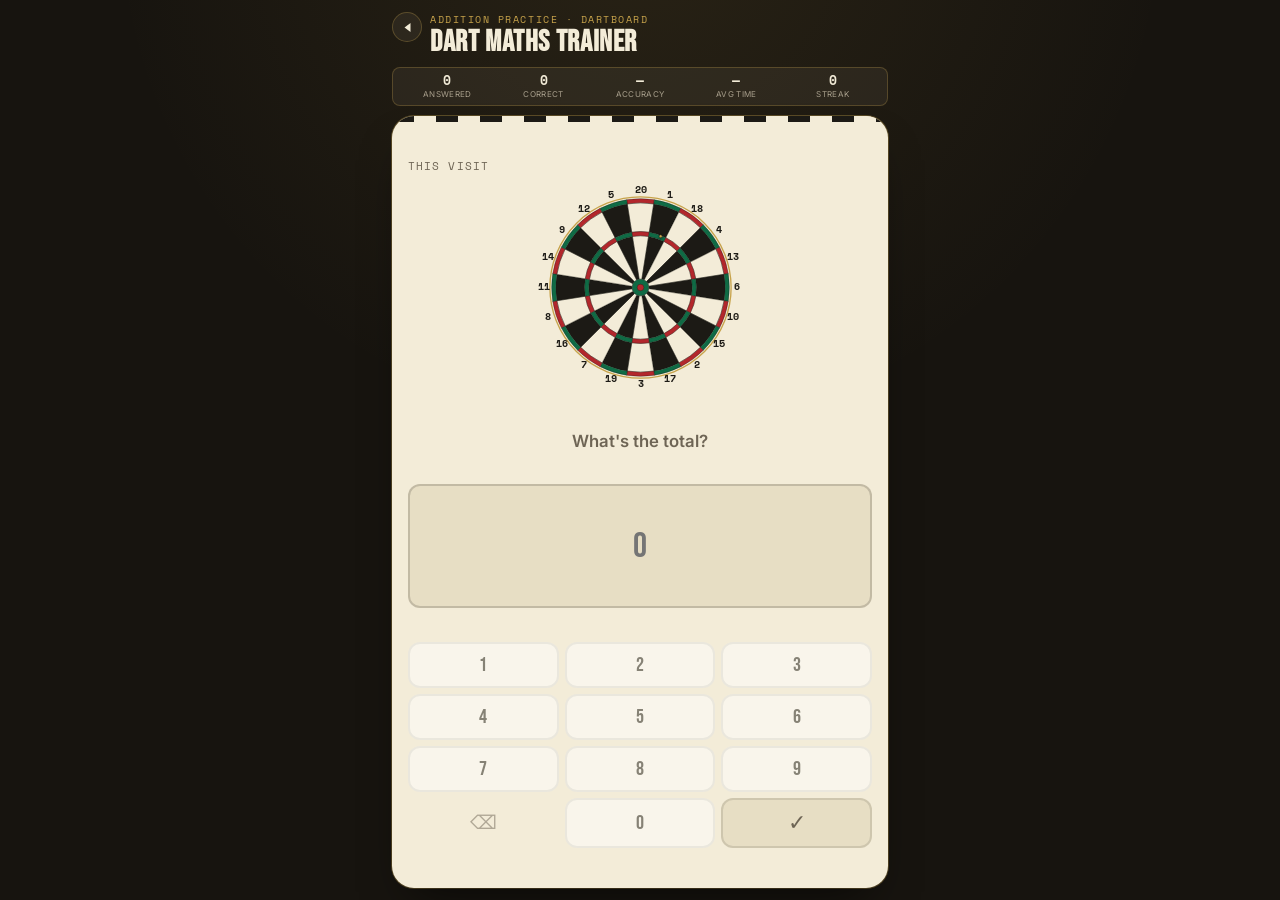
<file: 3-dart-practice-board.html>
<!DOCTYPE html>
<html lang="en">
<head>
  <meta charset="UTF-8" />
  <meta name="viewport" content="width=device-width, initial-scale=1.0, maximum-scale=1, viewport-fit=cover" />
  <title>3-Dart Practice (Dartboard) — Dart Maths Trainer</title>
  <link rel="stylesheet" href="css/styles.css" />

  <link rel="manifest" href="manifest.json" />
  <meta name="theme-color" content="#17140F" />
  <link rel="icon" href="favicon.ico" sizes="any" />
  <link rel="icon" href="icons/icon-192.png" type="image/png" />
  <link rel="apple-touch-icon" href="icons/icon-180.png" />
  <meta name="apple-mobile-web-app-capable" content="yes" />
  <meta name="apple-mobile-web-app-status-bar-style" content="black-translucent" />
  <meta name="apple-mobile-web-app-title" content="Dart Maths" />

  <!-- Google Fonts loaded non-render-blockingly: preload the
       stylesheet in the background, then swap it in via onload.
       The page renders immediately on the CSS system-font
       fallbacks (see --font-display/--font-body/--font-mono in
       styles.css) and the real fonts apply the moment they
       arrive, instead of every navigation waiting on an external
       network round-trip before showing anything. The <noscript>
       fallback covers the rare case of JS being disabled. -->
  <link rel="preconnect" href="https://fonts.googleapis.com" />
  <link rel="preconnect" href="https://fonts.gstatic.com" crossorigin />
  <link
    rel="preload"
    as="style"
    href="https://fonts.googleapis.com/css2?family=Bebas+Neue&family=Inter:wght@400;500;600;700&family=Space+Mono:wght@400;700&display=swap"
    onload="this.onload=null;this.rel='stylesheet'"
  />
  <noscript>
    <link rel="stylesheet" href="https://fonts.googleapis.com/css2?family=Bebas+Neue&family=Inter:wght@400;500;600;700&family=Space+Mono:wght@400;700&display=swap" />
  </noscript>
</head>
<body>

  <div class="app">

    <header class="app-header">
      <a href="index.html" class="home-link" aria-label="Back to home"><span class="home-link__icon" data-icon="arrowTriangle"></span></a>

      <div class="app-header__title-block">
        <span class="app-header__eyebrow">Addition Practice · Dartboard</span>
        <h1 class="app-header__title">Dart Maths Trainer</h1>
      </div>
    </header>

    <!-- Session stats: one flattened full-width row instead of a
         boxed corner next to the title - trims vertical space, and
         drops the per-session reset control (lifetime stats, which
         matter longer-term, have their own reset on that page). -->
    <aside class="stats-bar" id="stats-panel" aria-label="Session statistics">
      <div class="stat">
        <span class="stat__value" id="stat-answered">0</span>
        <span class="stat__label">Answered</span>
      </div>
      <div class="stat">
        <span class="stat__value" id="stat-correct">0</span>
        <span class="stat__label">Correct</span>
      </div>
      <div class="stat">
        <span class="stat__value" id="stat-accuracy">—</span>
        <span class="stat__label">Accuracy</span>
      </div>
      <div class="stat">
        <span class="stat__value" id="stat-avg-time">—</span>
        <span class="stat__label">Avg time</span>
      </div>
      <div class="stat">
        <span class="stat__value" id="stat-streak">0</span>
        <span class="stat__label">Streak</span>
      </div>
    </aside>

    <!-- Main trainer card: everything needed for one question lives here -->
    <main class="trainer-card trainer-card--fill" id="trainer-card">

      <div class="throws">
        <span class="scoreboard__label">This visit</span>
        <div class="dartboard-wrap">
          <div id="dartboard-container"></div>
        </div>
      </div>

      <p class="prompt">What's the total?</p>

      <form id="answer-form" class="answer-form" autocomplete="off">
        <input
          type="text"
          inputmode="none"
          readonly
          id="answer-input"
          class="answer-form__input"
          placeholder="0"
          aria-label="Total of the three throws"
        />

        <!-- Shown in place of the input above once an answer is
             checked, instead of a separate block further down the
             page - see the .answer-result rule in styles.css for
             why. -->
        <div class="answer-result" id="answer-result" hidden>
          <p class="answer-result__headline" id="feedback-result"></p>
          <p class="answer-result__user-answer" id="feedback-user-answer" hidden></p>
          <div class="answer-result__darts" id="feedback-darts"></div>
          <p class="answer-result__time" id="feedback-time"></p>
        </div>
      </form>

      <!--
        Custom on-screen numpad: on mobile, the input above is
        readonly (see js/practiceBoardUi.js) specifically so tapping it
        never triggers the native OS keyboard, which would otherwise
        eat half the screen. This numpad is the actual input method
        on touch devices; a physical keyboard still works too via a
        keydown listener on the (readonly) input itself.

        Check/Next lives in the numpad grid itself (bottom-right,
        after 0) rather than next to the answer box - freeing the
        answer box to run the full width of the card, which it
        needs for longer working-out lines (e.g. three trebles) to
        fit on one line. It's still type="submit" and linked back
        to the form above via the form="answer-form" attribute, so
        Enter/clicking it behaves exactly as if it were inside the
        <form>. Clear has been dropped to make room - backspace
        (bottom-left) already covers correcting a mistake.
      -->
      <div class="numpad" id="numpad">
        <button type="button" class="numpad__key" data-key="1">1</button>
        <button type="button" class="numpad__key" data-key="2">2</button>
        <button type="button" class="numpad__key" data-key="3">3</button>
        <button type="button" class="numpad__key" data-key="4">4</button>
        <button type="button" class="numpad__key" data-key="5">5</button>
        <button type="button" class="numpad__key" data-key="6">6</button>
        <button type="button" class="numpad__key" data-key="7">7</button>
        <button type="button" class="numpad__key" data-key="8">8</button>
        <button type="button" class="numpad__key" data-key="9">9</button>
        <button type="button" class="numpad__key numpad__key--muted" data-key="backspace" aria-label="Backspace">⌫</button>
        <button type="button" class="numpad__key" data-key="0">0</button>
        <button type="submit" form="answer-form" class="numpad__key numpad__key--action" id="check-btn" aria-label="Check answer">✓</button>
      </div>

    </main>

  </div>

  <!--
    Loaded as plain scripts (not type="module") so the app works
    when opened directly from disk or from any static server, with
    no build step needed. Order matters: each file attaches to
    window.DartsTrainer, and later files depend on earlier ones
    being loaded first.

    Shares random.js / timer.js / aimData.js / aimModel.js /
    revealSequence.js / gameEngine.js / stats.js / dartboard.js with
    the flip-square practice page unchanged - only practiceBoardUi.js
    and practiceBoardMain.js are specific to this page (dartboard
    display instead of flip squares).
  -->
  <script src="js/gameCore.bundle.js" defer></script>
  <script src="js/lifetimeStats.js" defer></script>
  <script src="js/dartboard.js" defer></script>
  <script src="js/scoreResultUi.js" defer></script>
  <script src="js/practiceBoardUi.js" defer></script>
  <script src="js/practiceBoardMain.js" defer></script>
  <script src="js/pickerIcons.bundle.js" defer></script>
  <script src="js/pwaRegister.js" defer></script>
</body>
</html>
</file>
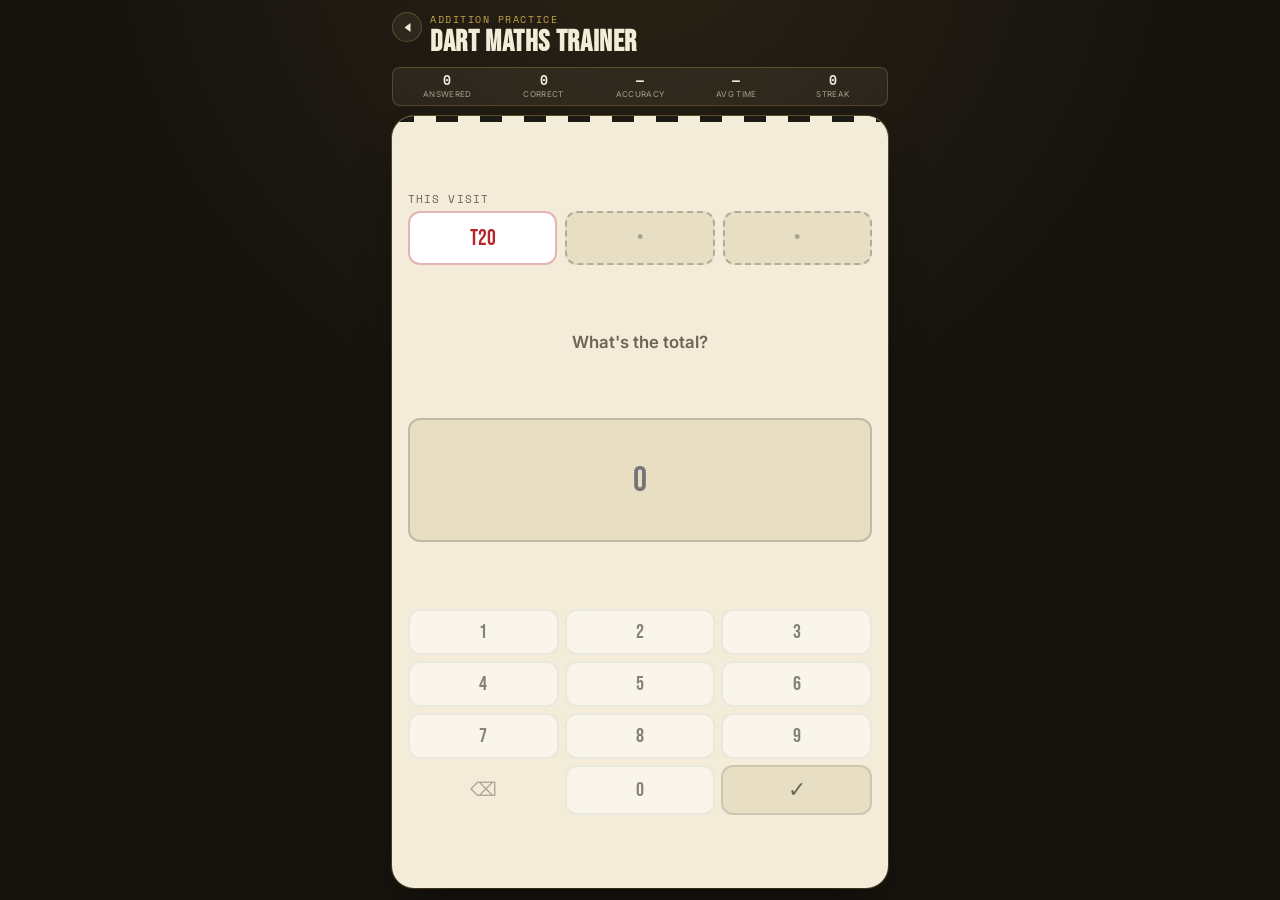
<file: 3-dart-practice.html>
<!DOCTYPE html>
<html lang="en">
<head>
  <meta charset="UTF-8" />
  <meta name="viewport" content="width=device-width, initial-scale=1.0, maximum-scale=1, viewport-fit=cover" />
  <title>3-Dart Practice — Dart Maths Trainer</title>
  <link rel="stylesheet" href="css/styles.css" />

  <link rel="manifest" href="manifest.json" />
  <meta name="theme-color" content="#17140F" />
  <link rel="icon" href="favicon.ico" sizes="any" />
  <link rel="icon" href="icons/icon-192.png" type="image/png" />
  <link rel="apple-touch-icon" href="icons/icon-180.png" />
  <meta name="apple-mobile-web-app-capable" content="yes" />
  <meta name="apple-mobile-web-app-status-bar-style" content="black-translucent" />
  <meta name="apple-mobile-web-app-title" content="Dart Maths" />

  <!-- Google Fonts loaded non-render-blockingly: preload the
       stylesheet in the background, then swap it in via onload.
       The page renders immediately on the CSS system-font
       fallbacks (see --font-display/--font-body/--font-mono in
       styles.css) and the real fonts apply the moment they
       arrive, instead of every navigation waiting on an external
       network round-trip before showing anything. The <noscript>
       fallback covers the rare case of JS being disabled. -->
  <link rel="preconnect" href="https://fonts.googleapis.com" />
  <link rel="preconnect" href="https://fonts.gstatic.com" crossorigin />
  <link
    rel="preload"
    as="style"
    href="https://fonts.googleapis.com/css2?family=Bebas+Neue&family=Inter:wght@400;500;600;700&family=Space+Mono:wght@400;700&display=swap"
    onload="this.onload=null;this.rel='stylesheet'"
  />
  <noscript>
    <link rel="stylesheet" href="https://fonts.googleapis.com/css2?family=Bebas+Neue&family=Inter:wght@400;500;600;700&family=Space+Mono:wght@400;700&display=swap" />
  </noscript>
</head>
<body>

  <div class="app">

    <header class="app-header">
      <a href="index.html" class="home-link" aria-label="Back to home"><span class="home-link__icon" data-icon="arrowTriangle"></span></a>

      <div class="app-header__title-block">
        <span class="app-header__eyebrow">Addition Practice</span>
        <h1 class="app-header__title">Dart Maths Trainer</h1>
      </div>
    </header>

    <!-- Session stats: one flattened full-width row instead of a
         boxed corner next to the title - trims vertical space, and
         drops the per-session reset control (lifetime stats, which
         matter longer-term, have their own reset on that page). -->
    <aside class="stats-bar" id="stats-panel" aria-label="Session statistics">
      <div class="stat">
        <span class="stat__value" id="stat-answered">0</span>
        <span class="stat__label">Answered</span>
      </div>
      <div class="stat">
        <span class="stat__value" id="stat-correct">0</span>
        <span class="stat__label">Correct</span>
      </div>
      <div class="stat">
        <span class="stat__value" id="stat-accuracy">—</span>
        <span class="stat__label">Accuracy</span>
      </div>
      <div class="stat">
        <span class="stat__value" id="stat-avg-time">—</span>
        <span class="stat__label">Avg time</span>
      </div>
      <div class="stat">
        <span class="stat__value" id="stat-streak">0</span>
        <span class="stat__label">Streak</span>
      </div>
    </aside>

    <!-- Main trainer card: everything needed for one question lives here -->
    <main class="trainer-card trainer-card--fill" id="trainer-card">

      <div class="throws">
        <span class="scoreboard__label">This visit</span>
        <div class="throw-squares" id="throw-squares">
          <div class="throw-square" id="throw-square-0">
            <div class="throw-square__inner">
              <div class="throw-square__face throw-square__face--front" aria-hidden="true">•</div>
              <div class="throw-square__face throw-square__face--back" id="throw-square-0-label"></div>
            </div>
          </div>
          <div class="throw-square" id="throw-square-1">
            <div class="throw-square__inner">
              <div class="throw-square__face throw-square__face--front" aria-hidden="true">•</div>
              <div class="throw-square__face throw-square__face--back" id="throw-square-1-label"></div>
            </div>
          </div>
          <div class="throw-square" id="throw-square-2">
            <div class="throw-square__inner">
              <div class="throw-square__face throw-square__face--front" aria-hidden="true">•</div>
              <div class="throw-square__face throw-square__face--back" id="throw-square-2-label"></div>
            </div>
          </div>
        </div>
      </div>

      <p class="prompt">What's the total?</p>

      <form id="answer-form" class="answer-form" autocomplete="off">
        <input
          type="text"
          inputmode="none"
          readonly
          id="answer-input"
          class="answer-form__input"
          placeholder="0"
          aria-label="Total of the three throws"
        />

        <!-- Shown in place of the input above once an answer is
             checked, instead of a separate block further down the
             page - see the .answer-result rule in styles.css for
             why. Built up via js/scoreResultUi.js + js/practiceUi.js:
             a headline, the visit's darts as chips, then the visit
             time (no score-progression line here - that's Track-
             mode only, see three-dart-game.html). -->
        <div class="answer-result" id="answer-result" hidden>
          <p class="answer-result__headline" id="feedback-result"></p>
          <p class="answer-result__user-answer" id="feedback-user-answer" hidden></p>
          <div class="answer-result__darts" id="feedback-darts"></div>
          <p class="answer-result__time" id="feedback-time"></p>
        </div>
      </form>

      <!--
        Custom on-screen numpad: on mobile, the input above is
        readonly (see js/practiceUi.js) specifically so tapping it
        never triggers the native OS keyboard, which would otherwise
        eat half the screen. This numpad is the actual input method
        on touch devices; a physical keyboard still works too via a
        keydown listener on the (readonly) input itself.

        Check/Next lives in the numpad grid itself (bottom-right,
        after 0) rather than next to the answer box - freeing the
        answer box to run the full width of the card, which it
        needs for longer working-out lines (e.g. three trebles) to
        fit on one line. It's still type="submit" and linked back
        to the form above via the form="answer-form" attribute, so
        Enter/clicking it behaves exactly as if it were inside the
        <form>. Clear has been dropped to make room - backspace
        (bottom-left) already covers correcting a mistake.
      -->
      <div class="numpad" id="numpad">
        <button type="button" class="numpad__key" data-key="1">1</button>
        <button type="button" class="numpad__key" data-key="2">2</button>
        <button type="button" class="numpad__key" data-key="3">3</button>
        <button type="button" class="numpad__key" data-key="4">4</button>
        <button type="button" class="numpad__key" data-key="5">5</button>
        <button type="button" class="numpad__key" data-key="6">6</button>
        <button type="button" class="numpad__key" data-key="7">7</button>
        <button type="button" class="numpad__key" data-key="8">8</button>
        <button type="button" class="numpad__key" data-key="9">9</button>
        <button type="button" class="numpad__key numpad__key--muted" data-key="backspace" aria-label="Backspace">⌫</button>
        <button type="button" class="numpad__key" data-key="0">0</button>
        <button type="submit" form="answer-form" class="numpad__key numpad__key--action" id="check-btn" aria-label="Check answer">✓</button>
      </div>

    </main>

  </div>

  <!--
    Loaded as plain scripts (not type="module") so the app works
    when opened directly from disk or from any static server, with
    no build step needed. Order matters: each file attaches to
    window.DartsTrainer, and later files depend on earlier ones
    being loaded first.

    Shares random.js / timer.js / aimData.js / aimModel.js /
    revealSequence.js / gameEngine.js / stats.js with the 3-dart
    game unchanged - only practiceUi.js and practiceMain.js are
    specific to this page's simpler DOM (no starting score / no
    subtraction step).

    js/gameCore.bundle.js replaces 7 separate requests (random.js,
    timer.js, aimData.js, aimModel.js, revealSequence.js,
    gameEngine.js, stats.js) with one - see that file's header for
    why. js/pickerIcons.bundle.js does the same for pickerIcons.js +
    pickerIconsInit.js.
  -->
  <script src="js/gameCore.bundle.js" defer></script>
  <script src="js/lifetimeStats.js" defer></script>
  <script src="js/scoreResultUi.js" defer></script>
  <script src="js/practiceUi.js" defer></script>
  <script src="js/practiceMain.js" defer></script>
  <script src="js/pickerIcons.bundle.js" defer></script>
  <script src="js/pwaRegister.js" defer></script>
</body>
</html>
</file>
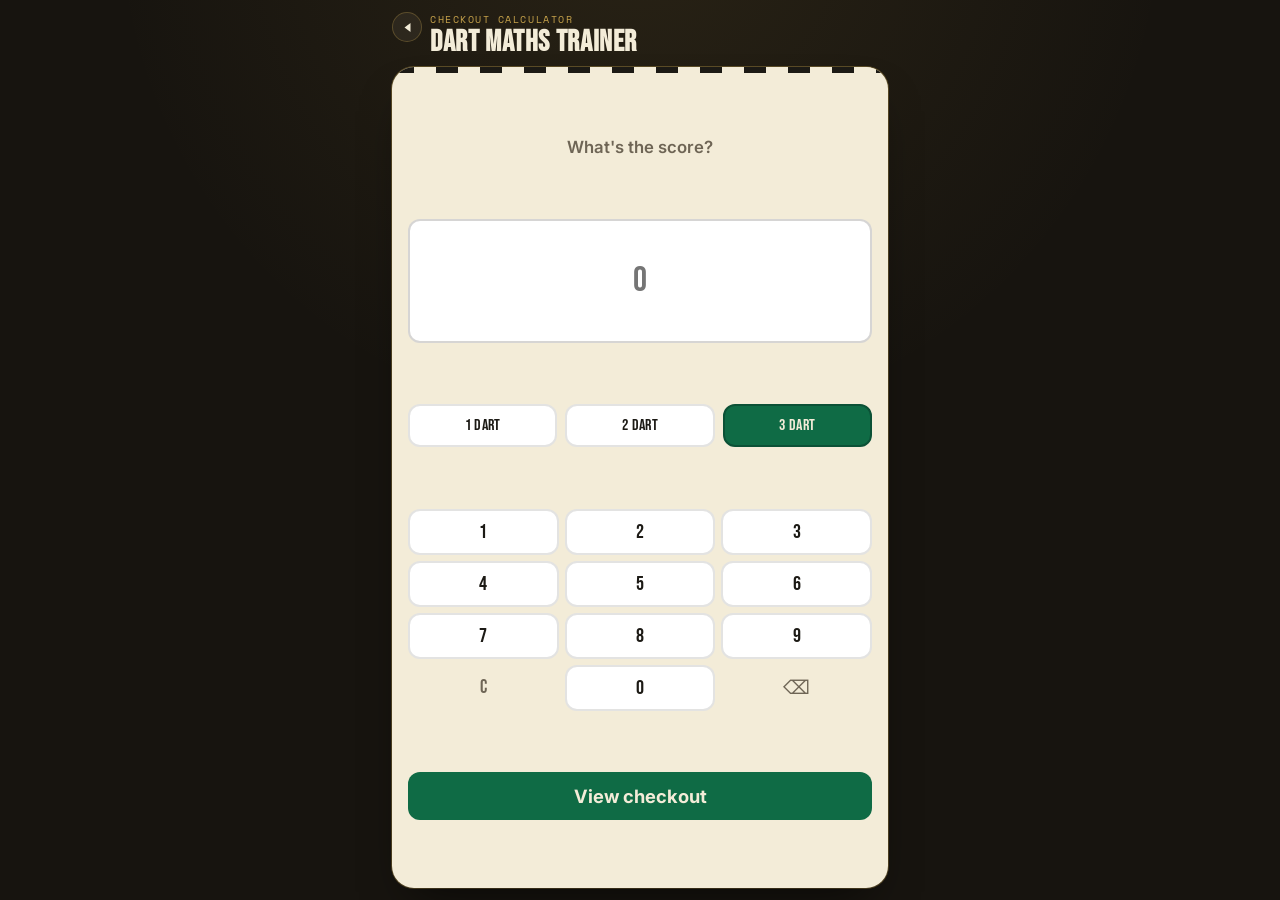
<file: checkout-calculator.html>
<!DOCTYPE html>
<html lang="en">
<head>
  <meta charset="UTF-8" />
  <meta name="viewport" content="width=device-width, initial-scale=1.0, maximum-scale=1, viewport-fit=cover" />
  <title>Checkout Calculator — Dart Maths Trainer</title>
  <link rel="stylesheet" href="css/styles.css" />

  <link rel="manifest" href="manifest.json" />
  <meta name="theme-color" content="#17140F" />
  <link rel="icon" href="favicon.ico" sizes="any" />
  <link rel="icon" href="icons/icon-192.png" type="image/png" />
  <link rel="apple-touch-icon" href="icons/icon-180.png" />
  <meta name="apple-mobile-web-app-capable" content="yes" />
  <meta name="apple-mobile-web-app-status-bar-style" content="black-translucent" />
  <meta name="apple-mobile-web-app-title" content="Dart Maths" />

  <!-- Google Fonts loaded non-render-blockingly: preload the
       stylesheet in the background, then swap it in via onload.
       The page renders immediately on the CSS system-font
       fallbacks (see --font-display/--font-body/--font-mono in
       styles.css) and the real fonts apply the moment they
       arrive, instead of every navigation waiting on an external
       network round-trip before showing anything. The <noscript>
       fallback covers the rare case of JS being disabled. -->
  <link rel="preconnect" href="https://fonts.googleapis.com" />
  <link rel="preconnect" href="https://fonts.gstatic.com" crossorigin />
  <link
    rel="preload"
    as="style"
    href="https://fonts.googleapis.com/css2?family=Bebas+Neue&family=Inter:wght@400;500;600;700&family=Space+Mono:wght@400;700&display=swap"
    onload="this.onload=null;this.rel='stylesheet'"
  />
  <noscript>
    <link rel="stylesheet" href="https://fonts.googleapis.com/css2?family=Bebas+Neue&family=Inter:wght@400;500;600;700&family=Space+Mono:wght@400;700&display=swap" />
  </noscript>
</head>
<body>

  <div class="app">

    <header class="app-header">
      <a href="index.html" class="home-link" aria-label="Back to home"><span class="home-link__icon" data-icon="arrowTriangle"></span></a>

      <div class="app-header__title-block">
        <span class="app-header__eyebrow">Checkout Calculator</span>
        <h1 class="app-header__title">Dart Maths Trainer</h1>
      </div>
    </header>

    <!-- Main card: same shape as the counting-game pages, but the
         "question" here is typed in by the user rather than
         generated - a quick lookup tool for a live game, not a
         maths quiz. -->
    <main class="trainer-card trainer-card--fill" id="checkout-card">

      <p class="prompt">What's the score?</p>

      <form id="checkout-form" class="answer-form" autocomplete="off">
        <input
          type="text"
          inputmode="none"
          readonly
          id="score-input"
          class="answer-form__input"
          placeholder="0"
          aria-label="Score to check out"
        />
      </form>

      <!-- Dart-count selector: exactly one of these three is
           active at a time, same "pick one" interaction pattern as
           the dartboard/practice toggles on the home page. Defaults
           to 3 darts since that's the most common real-game
           question ("can I finish this leg?"). -->
      <div class="dart-selector" id="dart-selector" role="group" aria-label="Number of darts">
        <button type="button" class="dart-selector__option" data-darts="1">1 dart</button>
        <button type="button" class="dart-selector__option" data-darts="2">2 dart</button>
        <button type="button" class="dart-selector__option dart-selector__option--active" data-darts="3">3 dart</button>
      </div>

      <!--
        Custom on-screen numpad - same readonly-input pattern as
        the counting games (see js/lifetimeStatsUi.js's neighbours
        practiceUi.js etc.) so the native keyboard never covers the
        UI on mobile. "View checkout" replaces the numeric "Check"
        submit button from the counting games, since this page has
        no right/wrong answer to grade.
      -->
      <div class="numpad" id="numpad">
        <button type="button" class="numpad__key" data-key="1">1</button>
        <button type="button" class="numpad__key" data-key="2">2</button>
        <button type="button" class="numpad__key" data-key="3">3</button>
        <button type="button" class="numpad__key" data-key="4">4</button>
        <button type="button" class="numpad__key" data-key="5">5</button>
        <button type="button" class="numpad__key" data-key="6">6</button>
        <button type="button" class="numpad__key" data-key="7">7</button>
        <button type="button" class="numpad__key" data-key="8">8</button>
        <button type="button" class="numpad__key" data-key="9">9</button>
        <button type="button" class="numpad__key numpad__key--muted" data-key="clear">C</button>
        <button type="button" class="numpad__key" data-key="0">0</button>
        <button type="button" class="numpad__key numpad__key--muted" data-key="backspace" aria-label="Backspace">⌫</button>
      </div>

      <button type="button" class="btn btn--primary btn--block" id="view-checkout-btn">View checkout</button>

      <!-- Results area: hidden until "View checkout" is tapped -->
      <div class="checkout-result" id="checkout-result" hidden>
        <p class="checkout-result__impossible" id="checkout-impossible" hidden>Cannot checkout</p>
        <div class="checkout-routes" id="checkout-routes"></div>
      </div>

    </main>

  </div>

  <script src="js/checkoutEngine.js" defer></script>
  <script src="js/lifetimeStats.js" defer></script>
  <script src="js/checkoutCalculatorMain.js" defer></script>
  <script src="js/pickerIcons.bundle.js" defer></script>
  <script src="js/pwaRegister.js" defer></script>
</body>
</html>
</file>
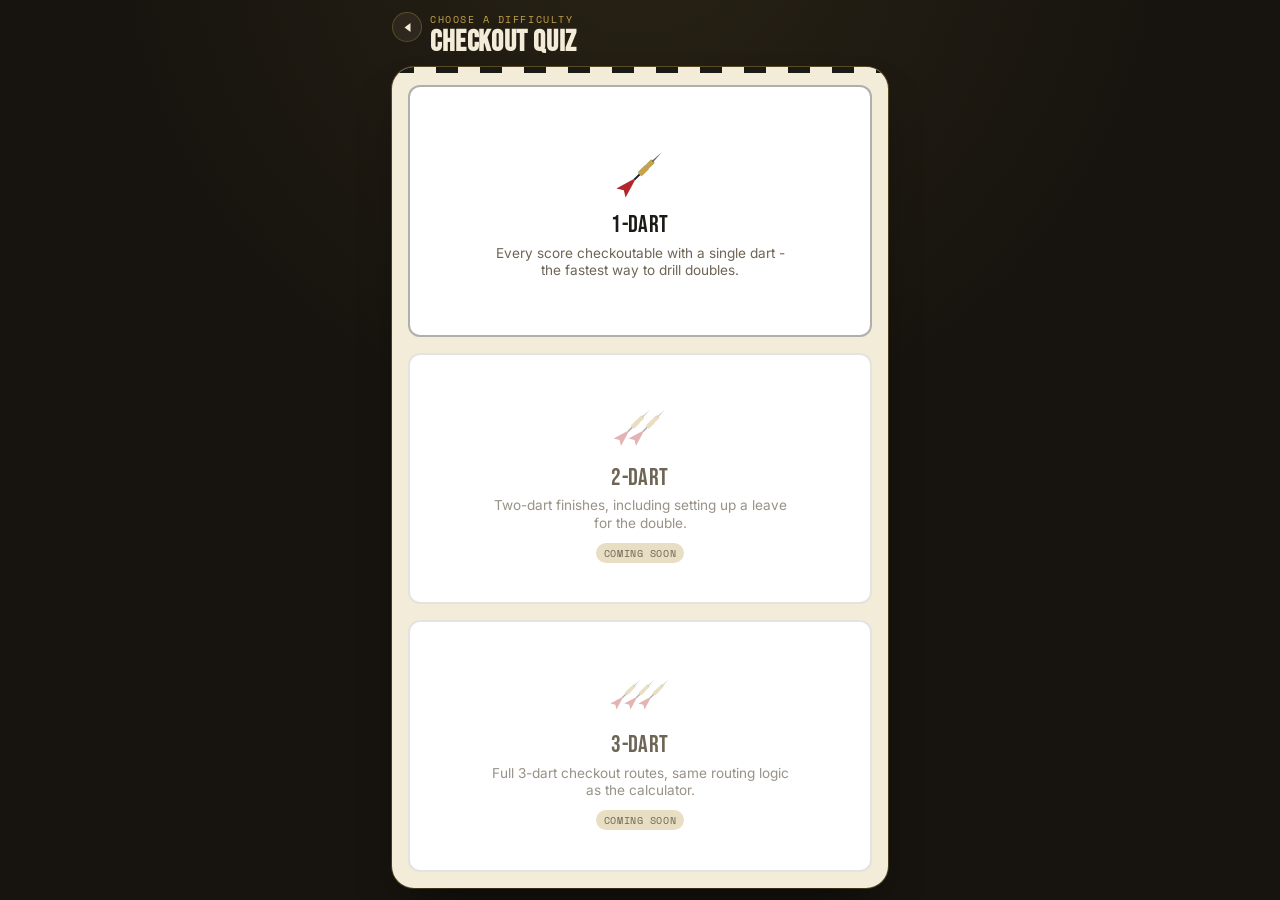
<file: checkout-quiz-picker.html>
<!DOCTYPE html>
<html lang="en">
<head>
  <meta charset="UTF-8" />
  <meta name="viewport" content="width=device-width, initial-scale=1.0, maximum-scale=1, viewport-fit=cover" />
  <title>Checkout Quiz — Dart Maths Trainer</title>
  <link rel="stylesheet" href="css/styles.css" />

  <link rel="manifest" href="manifest.json" />
  <meta name="theme-color" content="#17140F" />
  <link rel="icon" href="favicon.ico" sizes="any" />
  <link rel="icon" href="icons/icon-192.png" type="image/png" />
  <link rel="apple-touch-icon" href="icons/icon-180.png" />
  <meta name="apple-mobile-web-app-capable" content="yes" />
  <meta name="apple-mobile-web-app-status-bar-style" content="black-translucent" />
  <meta name="apple-mobile-web-app-title" content="Dart Maths" />

  <!-- Google Fonts loaded non-render-blockingly: preload the
       stylesheet in the background, then swap it in via onload.
       The page renders immediately on the CSS system-font
       fallbacks (see --font-display/--font-body/--font-mono in
       styles.css) and the real fonts apply the moment they
       arrive, instead of every navigation waiting on an external
       network round-trip before showing anything. The <noscript>
       fallback covers the rare case of JS being disabled. -->
  <link rel="preconnect" href="https://fonts.googleapis.com" />
  <link rel="preconnect" href="https://fonts.gstatic.com" crossorigin />
  <link
    rel="preload"
    as="style"
    href="https://fonts.googleapis.com/css2?family=Bebas+Neue&family=Inter:wght@400;500;600;700&family=Space+Mono:wght@400;700&display=swap"
    onload="this.onload=null;this.rel='stylesheet'"
  />
  <noscript>
    <link rel="stylesheet" href="https://fonts.googleapis.com/css2?family=Bebas+Neue&family=Inter:wght@400;500;600;700&family=Space+Mono:wght@400;700&display=swap" />
  </noscript>
</head>
<body>

  <div class="app">

    <header class="app-header">
      <a href="index.html" class="home-link" aria-label="Back to home"><span class="home-link__icon" data-icon="arrowTriangle"></span></a>

      <div class="app-header__title-block">
        <span class="app-header__eyebrow">Choose a Difficulty</span>
        <h1 class="app-header__title">Checkout Quiz</h1>
      </div>
    </header>

    <!--
      Picker page - same pattern as game-picker.html/practice-
      picker.html, just with 3 options (dart count) instead of 2
      (visual style). 2-dart and 3-dart don't exist yet, so they're
      real disabled <a>-turned-<button>s here, same "not ready"
      language as .mode-button--disabled on the home page.
    -->
    <main class="trainer-card trainer-card--fill" id="picker-card">
      <div class="picker-cards">
        <a href="checkout-quiz.html" class="picker-card">
          <span class="picker-card__icon" data-icon="dartGroup" data-icon-count="1"></span>
          <span class="picker-card__title">1-Dart</span>
          <span class="picker-card__description">Every score checkoutable with a single dart - the fastest way to drill doubles.</span>
        </a>
        <button type="button" class="picker-card picker-card--disabled" disabled>
          <span class="picker-card__icon" data-icon="dartGroup" data-icon-count="2"></span>
          <span class="picker-card__title">2-Dart</span>
          <span class="picker-card__description">Two-dart finishes, including setting up a leave for the double.</span>
          <span class="picker-card__badge">Coming soon</span>
        </button>
        <button type="button" class="picker-card picker-card--disabled" disabled>
          <span class="picker-card__icon" data-icon="dartGroup" data-icon-count="3"></span>
          <span class="picker-card__title">3-Dart</span>
          <span class="picker-card__description">Full 3-dart checkout routes, same routing logic as the calculator.</span>
          <span class="picker-card__badge">Coming soon</span>
        </button>
      </div>
    </main>

  </div>

  <script src="js/pickerIcons.bundle.js" defer></script>
  <script src="js/pwaRegister.js" defer></script>
</body>
</html>
</file>
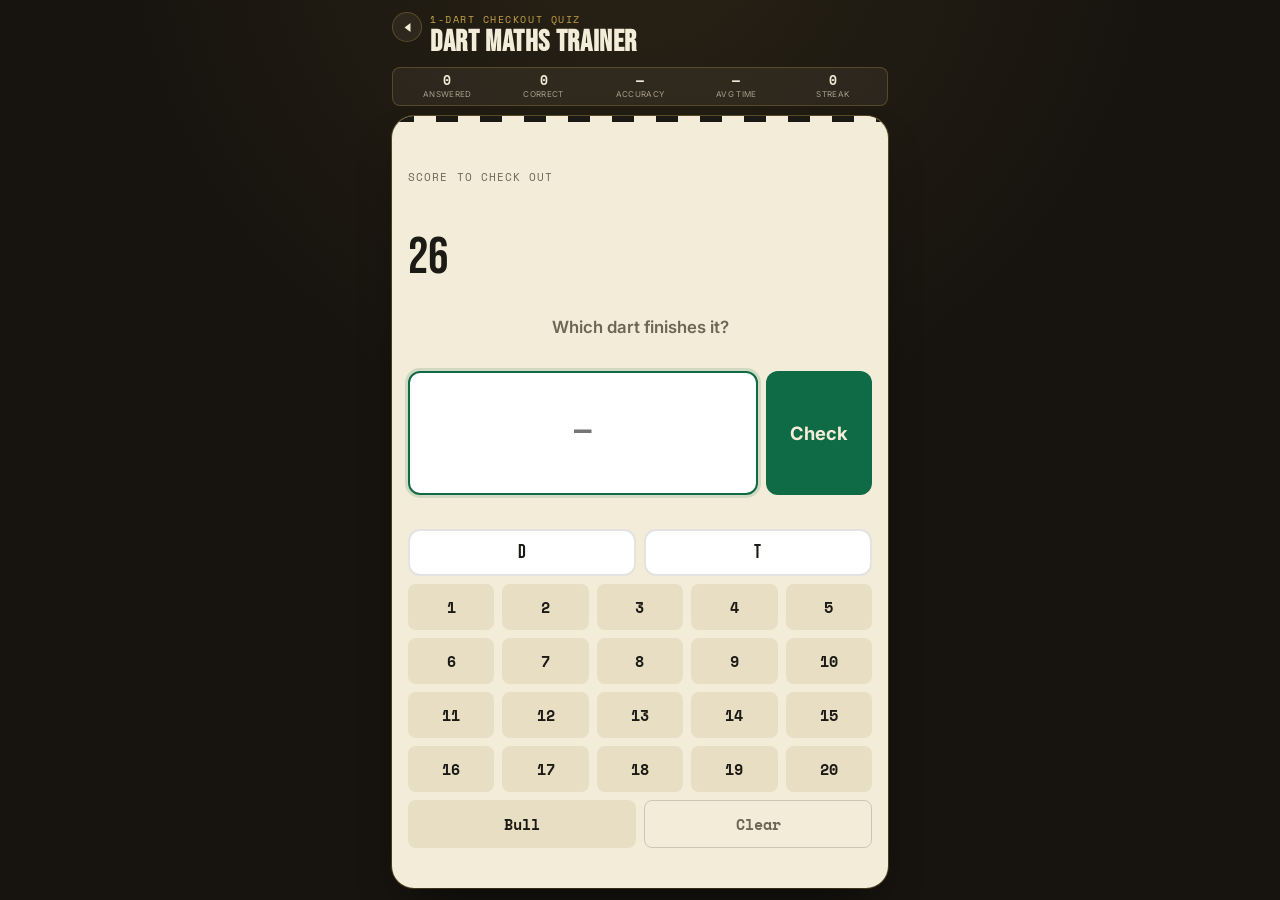
<file: checkout-quiz.html>
<!DOCTYPE html>
<html lang="en">
<head>
  <meta charset="UTF-8" />
  <meta name="viewport" content="width=device-width, initial-scale=1.0, maximum-scale=1, viewport-fit=cover" />
  <title>Checkout Quiz — Dart Maths Trainer</title>
  <link rel="stylesheet" href="css/styles.css" />

  <link rel="manifest" href="manifest.json" />
  <meta name="theme-color" content="#17140F" />
  <link rel="icon" href="favicon.ico" sizes="any" />
  <link rel="icon" href="icons/icon-192.png" type="image/png" />
  <link rel="apple-touch-icon" href="icons/icon-180.png" />
  <meta name="apple-mobile-web-app-capable" content="yes" />
  <meta name="apple-mobile-web-app-status-bar-style" content="black-translucent" />
  <meta name="apple-mobile-web-app-title" content="Dart Maths" />

  <!-- Google Fonts loaded non-render-blockingly: preload the
       stylesheet in the background, then swap it in via onload.
       The page renders immediately on the CSS system-font
       fallbacks (see --font-display/--font-body/--font-mono in
       styles.css) and the real fonts apply the moment they
       arrive, instead of every navigation waiting on an external
       network round-trip before showing anything. The <noscript>
       fallback covers the rare case of JS being disabled. -->
  <link rel="preconnect" href="https://fonts.googleapis.com" />
  <link rel="preconnect" href="https://fonts.gstatic.com" crossorigin />
  <link
    rel="preload"
    as="style"
    href="https://fonts.googleapis.com/css2?family=Bebas+Neue&family=Inter:wght@400;500;600;700&family=Space+Mono:wght@400;700&display=swap"
    onload="this.onload=null;this.rel='stylesheet'"
  />
  <noscript>
    <link rel="stylesheet" href="https://fonts.googleapis.com/css2?family=Bebas+Neue&family=Inter:wght@400;500;600;700&family=Space+Mono:wght@400;700&display=swap" />
  </noscript>
</head>
<body>

  <div class="app">

    <header class="app-header">
      <a href="index.html" class="home-link" aria-label="Back to home"><span class="home-link__icon" data-icon="arrowTriangle"></span></a>

      <div class="app-header__title-block">
        <span class="app-header__eyebrow">1-Dart Checkout Quiz</span>
        <h1 class="app-header__title">Dart Maths Trainer</h1>
      </div>
    </header>

    <!-- Session stats: one flattened full-width row instead of a
         boxed corner next to the title - trims vertical space, and
         drops the per-session reset control (lifetime stats, which
         matter longer-term, have their own reset on that page). -->
    <aside class="stats-bar" id="stats-panel" aria-label="Session statistics">
      <div class="stat">
        <span class="stat__value" id="stat-answered">0</span>
        <span class="stat__label">Answered</span>
      </div>
      <div class="stat">
        <span class="stat__value" id="stat-correct">0</span>
        <span class="stat__label">Correct</span>
      </div>
      <div class="stat">
        <span class="stat__value" id="stat-accuracy">—</span>
        <span class="stat__label">Accuracy</span>
      </div>
      <div class="stat">
        <span class="stat__value" id="stat-avg-time">—</span>
        <span class="stat__label">Avg time</span>
      </div>
      <div class="stat">
        <span class="stat__value" id="stat-streak">0</span>
        <span class="stat__label">Streak</span>
      </div>
    </aside>

    <main class="trainer-card trainer-card--fill" id="trainer-card">

      <p class="scoreboard__label">Score to check out</p>
      <p class="checkout-quiz-score" id="quiz-score">40</p>

      <p class="prompt">Which dart finishes it?</p>

      <form id="answer-form" class="answer-form" autocomplete="off">
        <input
          type="text"
          inputmode="none"
          readonly
          id="answer-input"
          class="answer-form__input"
          placeholder="—"
          aria-label="Your answer, e.g. D20 or Bull"
        />

        <!-- Shown in place of the input above once an answer is
             checked, instead of a separate block further down the
             page - see the .answer-result rule in styles.css for
             why. -->
        <div class="answer-result" id="answer-result" hidden>
          <p class="answer-result__headline" id="feedback-result"></p>
          <p class="answer-result__working answer-result__working--emphasis" id="feedback-working"></p>
          <p class="answer-result__time" id="feedback-time"></p>
        </div>

        <button type="submit" class="btn btn--primary" id="check-btn">Check</button>
      </form>

      <!--
        Custom checkout keypad: not a number pad. D/T are modifier
        keys (toggle which one, if any, is active) - tapping a
        number then applies that modifier, e.g. D active + tap 16
        -> "D16". Bull is its own single key since it has no
        single/double/treble variants in this app's notation.
      -->
      <div class="checkout-keypad" id="checkout-keypad">
        <div class="checkout-keypad__modifiers">
          <button type="button" class="checkout-keypad__modifier" data-modifier="D">D</button>
          <button type="button" class="checkout-keypad__modifier" data-modifier="T">T</button>
        </div>

        <div class="checkout-keypad__numbers">
          <button type="button" class="checkout-keypad__key" data-number="1">1</button>
          <button type="button" class="checkout-keypad__key" data-number="2">2</button>
          <button type="button" class="checkout-keypad__key" data-number="3">3</button>
          <button type="button" class="checkout-keypad__key" data-number="4">4</button>
          <button type="button" class="checkout-keypad__key" data-number="5">5</button>
          <button type="button" class="checkout-keypad__key" data-number="6">6</button>
          <button type="button" class="checkout-keypad__key" data-number="7">7</button>
          <button type="button" class="checkout-keypad__key" data-number="8">8</button>
          <button type="button" class="checkout-keypad__key" data-number="9">9</button>
          <button type="button" class="checkout-keypad__key" data-number="10">10</button>
          <button type="button" class="checkout-keypad__key" data-number="11">11</button>
          <button type="button" class="checkout-keypad__key" data-number="12">12</button>
          <button type="button" class="checkout-keypad__key" data-number="13">13</button>
          <button type="button" class="checkout-keypad__key" data-number="14">14</button>
          <button type="button" class="checkout-keypad__key" data-number="15">15</button>
          <button type="button" class="checkout-keypad__key" data-number="16">16</button>
          <button type="button" class="checkout-keypad__key" data-number="17">17</button>
          <button type="button" class="checkout-keypad__key" data-number="18">18</button>
          <button type="button" class="checkout-keypad__key" data-number="19">19</button>
          <button type="button" class="checkout-keypad__key" data-number="20">20</button>
        </div>

        <!-- Bull + Clear share one row instead of each getting a
             full-width row of their own - saves a whole row of
             vertical space, which matters on short phone screens
             where this page's tall keypad is the main thing
             pushing content below the fold. -->
        <div class="checkout-keypad__actions">
          <button type="button" class="checkout-keypad__key checkout-keypad__key--bull" data-bull="true">Bull</button>
          <button type="button" class="checkout-keypad__key checkout-keypad__key--muted" data-clear="true">Clear</button>
        </div>
      </div>

    </main>

  </div>

  <script src="js/gameCore.bundle.js" defer></script>
  <script src="js/lifetimeStats.js" defer></script>
  <script src="js/checkoutEngine.js" defer></script>
  <script src="js/checkoutQuizEngine.js" defer></script>
  <script src="js/checkoutQuizUi.js" defer></script>
  <script src="js/checkoutQuizMain.js" defer></script>
  <script src="js/pickerIcons.bundle.js" defer></script>
  <script src="js/pwaRegister.js" defer></script>
</body>
</html>
</file>
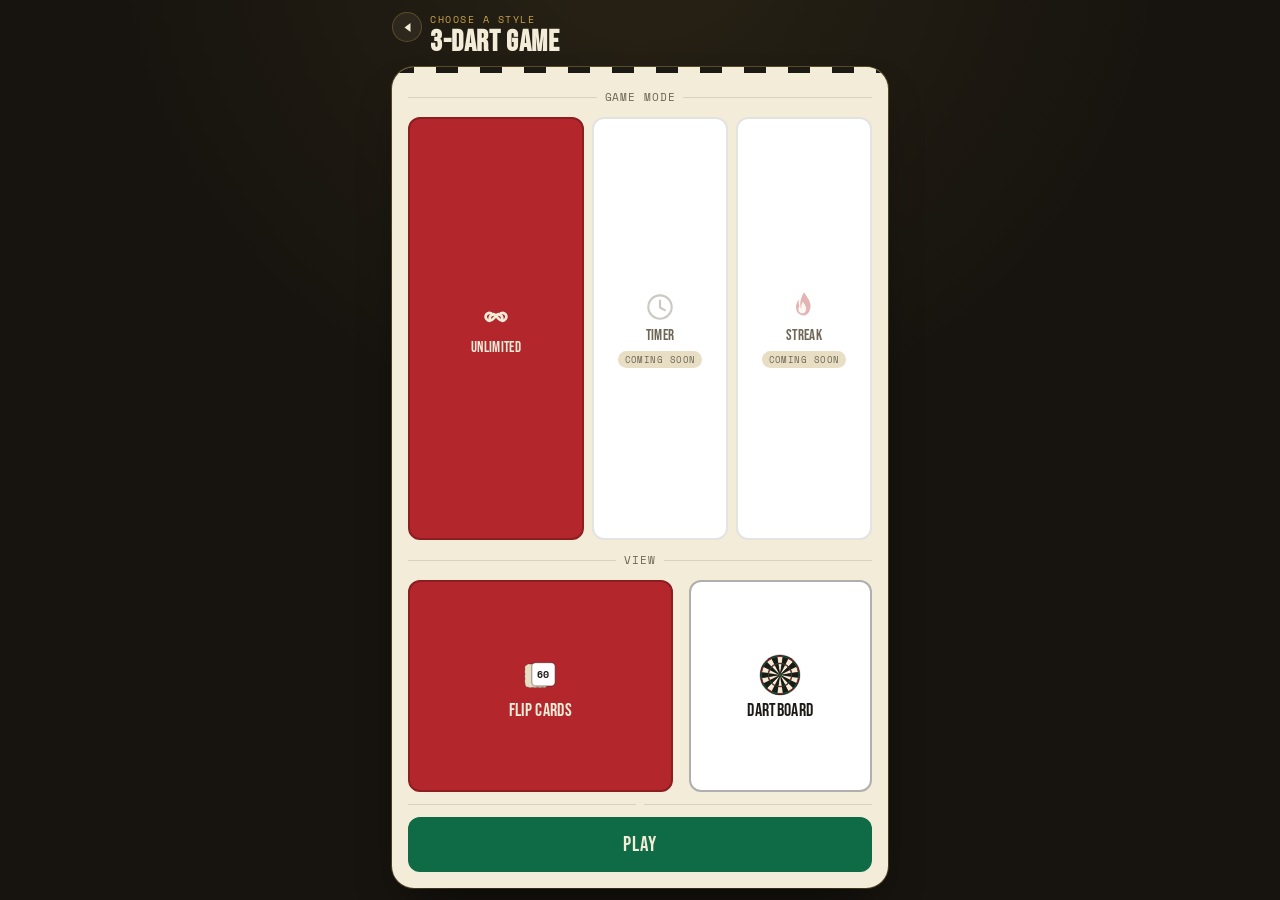
<file: game-picker.html>
<!DOCTYPE html>
<html lang="en">
<head>
  <meta charset="UTF-8" />
  <meta name="viewport" content="width=device-width, initial-scale=1.0, maximum-scale=1, viewport-fit=cover" />
  <title>3-Dart Game — Dart Maths Trainer</title>
  <link rel="stylesheet" href="css/styles.css" />

  <link rel="manifest" href="manifest.json" />
  <meta name="theme-color" content="#17140F" />
  <link rel="icon" href="favicon.ico" sizes="any" />
  <link rel="icon" href="icons/icon-192.png" type="image/png" />
  <link rel="apple-touch-icon" href="icons/icon-180.png" />
  <meta name="apple-mobile-web-app-capable" content="yes" />
  <meta name="apple-mobile-web-app-status-bar-style" content="black-translucent" />
  <meta name="apple-mobile-web-app-title" content="Dart Maths" />

  <!-- Google Fonts loaded non-render-blockingly: preload the
       stylesheet in the background, then swap it in via onload.
       The page renders immediately on the CSS system-font
       fallbacks (see --font-display/--font-body/--font-mono in
       styles.css) and the real fonts apply the moment they
       arrive, instead of every navigation waiting on an external
       network round-trip before showing anything. The <noscript>
       fallback covers the rare case of JS being disabled. -->
  <link rel="preconnect" href="https://fonts.googleapis.com" />
  <link rel="preconnect" href="https://fonts.gstatic.com" crossorigin />
  <link
    rel="preload"
    as="style"
    href="https://fonts.googleapis.com/css2?family=Bebas+Neue&family=Inter:wght@400;500;600;700&family=Space+Mono:wght@400;700&display=swap"
    onload="this.onload=null;this.rel='stylesheet'"
  />
  <noscript>
    <link rel="stylesheet" href="https://fonts.googleapis.com/css2?family=Bebas+Neue&family=Inter:wght@400;500;600;700&family=Space+Mono:wght@400;700&display=swap" />
  </noscript>
</head>
<body>

  <div class="app">

    <header class="app-header">
      <a href="index.html" class="home-link" aria-label="Back to home"><span class="home-link__icon" data-icon="arrowTriangle"></span></a>

      <div class="app-header__title-block">
        <span class="app-header__eyebrow">Choose a Style</span>
        <h1 class="app-header__title">3-Dart Game</h1>
      </div>
    </header>

    <!--
      Setup picker: this game has two equally-valid ways to see
      the throws (flip-cards or a real dartboard) plus a choice of
      game length, both staged as selection state on one screen
      rather than navigating on first tap - see js/setupPicker.js.
      Unlimited is auto-selected on load (it's the only live mode
      today), so the Play button is always ready to go - no
      disabled state to wait out. See practice-picker.html for the
      COUNT equivalent.
    -->
    <main class="trainer-card trainer-card--fill" id="picker-card">
      <div class="setup-picker">

        <div class="mode-divider" role="separator">
          <span class="mode-divider__label">Game Mode</span>
        </div>

        <div class="setup-picker__modes">
          <button
            type="button"
            class="setup-card setup-card--mode"
            data-mode-href="three-dart-game.html"
            data-mode-href-board="three-dart-game-board.html"
            data-mode-default="true"
          >
            <span class="setup-card__icon" data-icon="infinity"></span>
            <span class="setup-card__title">Unlimited</span>
          </button>
          <button type="button" class="setup-card setup-card--mode setup-card--disabled" disabled>
            <span class="setup-card__icon" data-icon="clock"></span>
            <span class="setup-card__title">Timer</span>
            <span class="setup-card__badge">Coming soon</span>
          </button>
          <button type="button" class="setup-card setup-card--mode setup-card--disabled" disabled>
            <span class="setup-card__icon" data-icon="flame"></span>
            <span class="setup-card__title">Streak</span>
            <span class="setup-card__badge">Coming soon</span>
          </button>
        </div>

        <div class="mode-divider" role="separator">
          <span class="mode-divider__label">View</span>
        </div>

        <div class="setup-picker__view">
          <button type="button" class="setup-card" data-view="flipCards" data-view-default="true">
            <span class="setup-card__icon" data-icon="flipCards"></span>
            <span class="setup-card__title">Flip Cards</span>
          </button>
          <button type="button" class="setup-card" data-view="dartboard">
            <span class="setup-card__icon" data-icon="dartboard"></span>
            <span class="setup-card__title">Dartboard</span>
          </button>
        </div>

        <div class="setup-picker__play-divider mode-divider" role="separator" aria-hidden="true"></div>

        <div class="setup-picker__play">
          <a href="#" id="setup-play-btn" class="setup-play-btn">Play</a>
        </div>

      </div>
    </main>

  </div>

  <script src="js/pickerIcons.bundle.js" defer></script>
  <script src="js/prefetch.js" defer></script>
  <script src="js/setupPicker.js" defer></script>
  <script src="js/pwaRegister.js" defer></script>
</body>
</html>
</file>
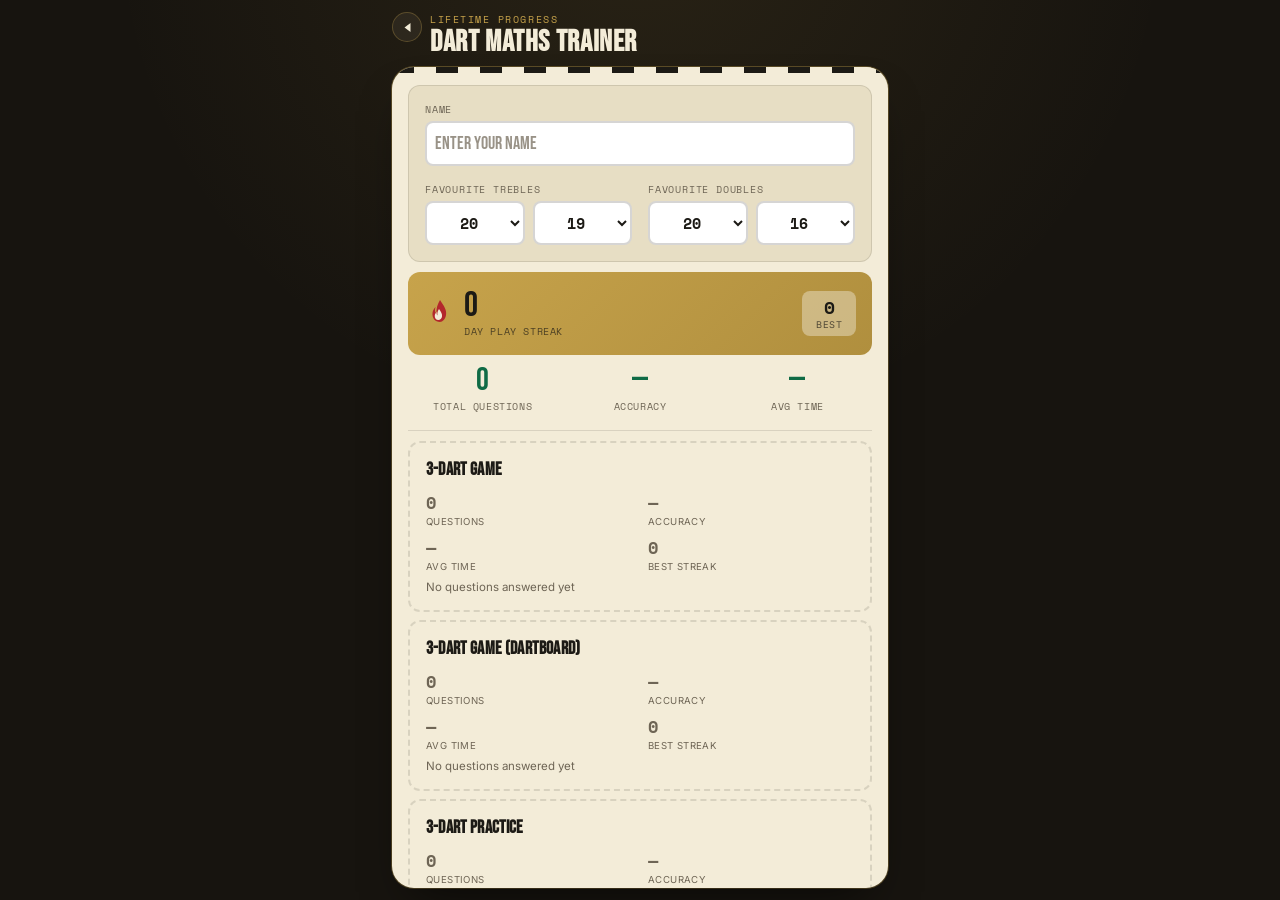
<file: lifetime-stats.html>
<!DOCTYPE html>
<html lang="en">
<head>
  <meta charset="UTF-8" />
  <meta name="viewport" content="width=device-width, initial-scale=1.0, maximum-scale=1, viewport-fit=cover" />
  <title>Lifetime Stats — Dart Maths Trainer</title>
  <link rel="stylesheet" href="css/styles.css" />

  <link rel="manifest" href="manifest.json" />
  <meta name="theme-color" content="#17140F" />
  <link rel="icon" href="favicon.ico" sizes="any" />
  <link rel="icon" href="icons/icon-192.png" type="image/png" />
  <link rel="apple-touch-icon" href="icons/icon-180.png" />
  <meta name="apple-mobile-web-app-capable" content="yes" />
  <meta name="apple-mobile-web-app-status-bar-style" content="black-translucent" />
  <meta name="apple-mobile-web-app-title" content="Dart Maths" />

  <!-- Google Fonts loaded non-render-blockingly: preload the
       stylesheet in the background, then swap it in via onload.
       The page renders immediately on the CSS system-font
       fallbacks (see --font-display/--font-body/--font-mono in
       styles.css) and the real fonts apply the moment they
       arrive, instead of every navigation waiting on an external
       network round-trip before showing anything. The <noscript>
       fallback covers the rare case of JS being disabled. -->
  <link rel="preconnect" href="https://fonts.googleapis.com" />
  <link rel="preconnect" href="https://fonts.gstatic.com" crossorigin />
  <link
    rel="preload"
    as="style"
    href="https://fonts.googleapis.com/css2?family=Bebas+Neue&family=Inter:wght@400;500;600;700&family=Space+Mono:wght@400;700&display=swap"
    onload="this.onload=null;this.rel='stylesheet'"
  />
  <noscript>
    <link rel="stylesheet" href="https://fonts.googleapis.com/css2?family=Bebas+Neue&family=Inter:wght@400;500;600;700&family=Space+Mono:wght@400;700&display=swap" />
  </noscript>
</head>
<body>

  <div class="app">

    <header class="app-header">
      <a href="index.html" class="home-link" aria-label="Back to home"><span class="home-link__icon" data-icon="arrowTriangle"></span></a>

      <div class="app-header__title-block">
        <span class="app-header__eyebrow">Lifetime Progress</span>
        <h1 class="app-header__title">Dart Maths Trainer</h1>
      </div>
    </header>

    <main class="trainer-card">

      <!-- Player profile: name + favourite trebles/doubles. Sits
           above everything else on the page - stats are about what
           the player HAS done, this is about who they ARE, so it
           reads as the page's opening context rather than another
           stat card. Saved to the same lifetimeStats.js blob as
           everything else (see js/lifetimeStatsUi.js), but kept
           deliberately separate from "stats" conceptually - the
           reset button below only clears totals/streaks, not this. -->
      <section class="profile" id="profile" aria-label="Player profile">
        <div class="profile__name-row">
          <label class="profile__label" for="profile-name">Name</label>
          <input
            type="text"
            id="profile-name"
            class="profile__name-input"
            placeholder="Enter your name"
            maxlength="40"
            autocomplete="off"
          />
        </div>

        <div class="profile__favorites">
          <div class="profile__favorite-group">
            <span class="profile__label">Favourite Trebles</span>
            <div class="profile__select-row">
              <select id="profile-treble-0" class="profile__select" aria-label="Favourite treble, 1st"></select>
              <select id="profile-treble-1" class="profile__select" aria-label="Favourite treble, 2nd"></select>
            </div>
          </div>
          <div class="profile__favorite-group">
            <span class="profile__label">Favourite Doubles</span>
            <div class="profile__select-row">
              <select id="profile-double-0" class="profile__select" aria-label="Favourite double, 1st"></select>
              <select id="profile-double-1" class="profile__select" aria-label="Favourite double, 2nd"></select>
            </div>
          </div>
        </div>
      </section>

      <!-- Play Streak: consecutive calendar days with at least one
           question answered in ANY mode - a different kind of stat
           to the per-mode breakdown below (it's about showing up,
           not about any one game), so it gets its own banner. -->
      <section class="play-streak" id="play-streak" aria-label="Play streak">
        <div class="play-streak__current">
          <span class="play-streak__flame" data-icon="flame"></span>
          <div class="play-streak__current-text">
            <span class="play-streak__value" id="play-streak-current">0</span>
            <span class="play-streak__label">Day Play Streak</span>
          </div>
        </div>
        <div class="play-streak__best">
          <span class="play-streak__best-value" id="play-streak-best">0</span>
          <span class="play-streak__best-label">Best</span>
        </div>
      </section>

      <!-- Combined totals across every mode - the headline number. -->
      <section class="lifetime-summary" id="lifetime-summary" aria-label="Combined lifetime statistics">
        <div class="lifetime-summary__grid">
          <div class="lifetime-summary__stat">
            <span class="lifetime-summary__value" id="summary-answered">0</span>
            <span class="lifetime-summary__label">Total Questions</span>
          </div>
          <div class="lifetime-summary__stat">
            <span class="lifetime-summary__value" id="summary-accuracy">—</span>
            <span class="lifetime-summary__label">Accuracy</span>
          </div>
          <div class="lifetime-summary__stat">
            <span class="lifetime-summary__value" id="summary-avg-time">—</span>
            <span class="lifetime-summary__label">Avg Time</span>
          </div>
        </div>
      </section>

      <!-- Per-mode breakdown, populated by lifetimeStatsUi.js -->
      <section class="lifetime-modes" id="lifetime-modes" aria-label="Statistics by game mode">
        <!-- .lifetime-mode-card elements injected here -->
      </section>

      <button type="button" class="lifetime-reset-btn" id="lifetime-reset-btn">
        Reset all lifetime stats
      </button>

    </main>

  </div>

  <script src="js/lifetimeStats.js" defer></script>
  <script src="js/lifetimeStatsUi.js" defer></script>
  <script src="js/pickerIcons.bundle.js" defer></script>
  <script src="js/pwaRegister.js" defer></script>
</body>
</html>
</file>
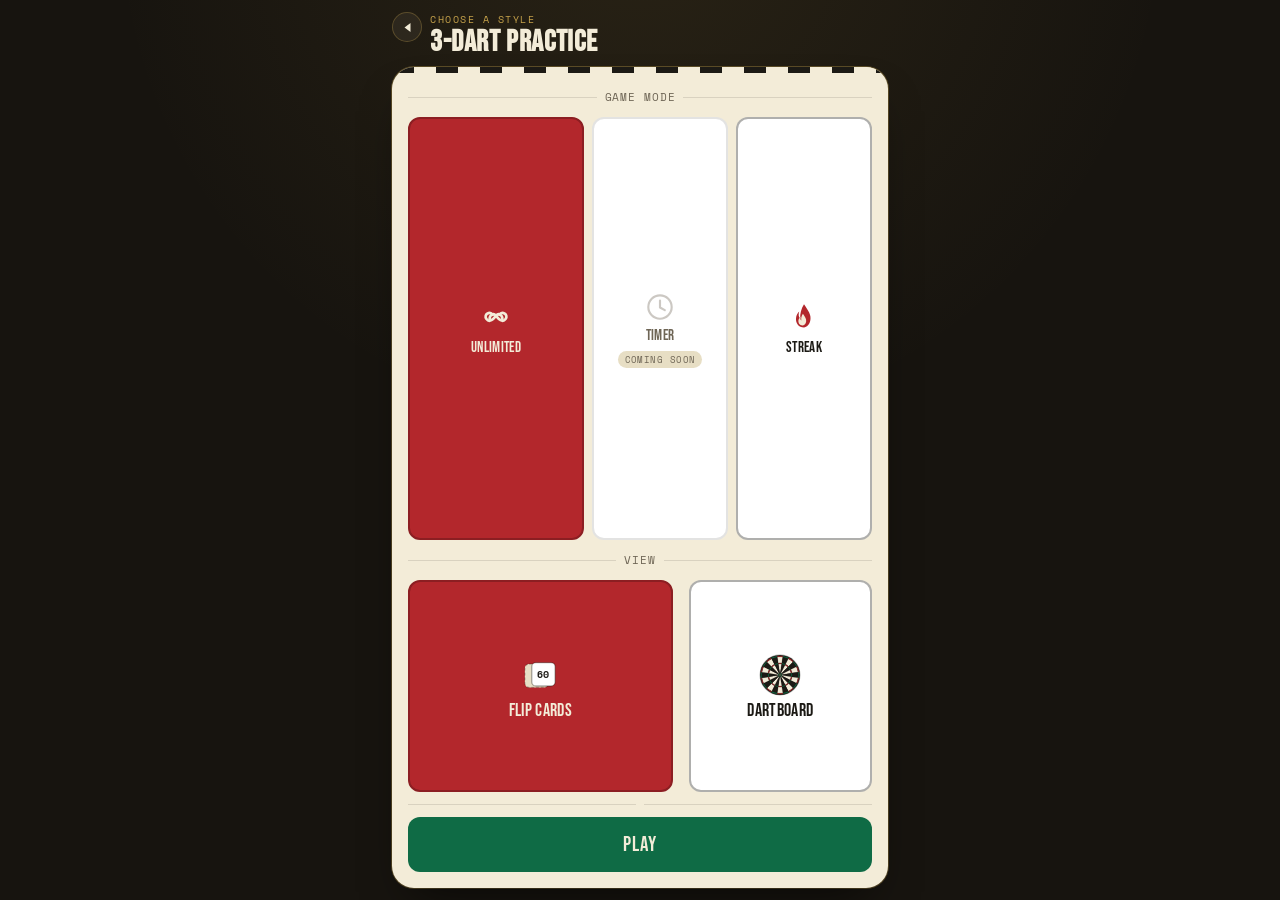
<file: practice-picker.html>
<!DOCTYPE html>
<html lang="en">
<head>
  <meta charset="UTF-8" />
  <meta name="viewport" content="width=device-width, initial-scale=1.0, maximum-scale=1, viewport-fit=cover" />
  <title>3-Dart Practice — Dart Maths Trainer</title>
  <link rel="stylesheet" href="css/styles.css" />

  <link rel="manifest" href="manifest.json" />
  <meta name="theme-color" content="#17140F" />
  <link rel="icon" href="favicon.ico" sizes="any" />
  <link rel="icon" href="icons/icon-192.png" type="image/png" />
  <link rel="apple-touch-icon" href="icons/icon-180.png" />
  <meta name="apple-mobile-web-app-capable" content="yes" />
  <meta name="apple-mobile-web-app-status-bar-style" content="black-translucent" />
  <meta name="apple-mobile-web-app-title" content="Dart Maths" />

  <!-- Google Fonts loaded non-render-blockingly: preload the
       stylesheet in the background, then swap it in via onload.
       The page renders immediately on the CSS system-font
       fallbacks (see --font-display/--font-body/--font-mono in
       styles.css) and the real fonts apply the moment they
       arrive, instead of every navigation waiting on an external
       network round-trip before showing anything. The <noscript>
       fallback covers the rare case of JS being disabled. -->
  <link rel="preconnect" href="https://fonts.googleapis.com" />
  <link rel="preconnect" href="https://fonts.gstatic.com" crossorigin />
  <link
    rel="preload"
    as="style"
    href="https://fonts.googleapis.com/css2?family=Bebas+Neue&family=Inter:wght@400;500;600;700&family=Space+Mono:wght@400;700&display=swap"
    onload="this.onload=null;this.rel='stylesheet'"
  />
  <noscript>
    <link rel="stylesheet" href="https://fonts.googleapis.com/css2?family=Bebas+Neue&family=Inter:wght@400;500;600;700&family=Space+Mono:wght@400;700&display=swap" />
  </noscript>
</head>
<body>

  <div class="app">

    <header class="app-header">
      <a href="index.html" class="home-link" aria-label="Back to home"><span class="home-link__icon" data-icon="arrowTriangle"></span></a>

      <div class="app-header__title-block">
        <span class="app-header__eyebrow">Choose a Style</span>
        <h1 class="app-header__title">3-Dart Practice</h1>
      </div>
    </header>

    <!--
      Setup picker - combines the Game Mode choice (Unlimited/
      Timer/Streak) and View choice (flip-cards vs dartboard) on
      one screen, staged as selection state rather than each card
      navigating immediately - see js/setupPicker.js. Unlimited is
      auto-selected on load (it's the only mode with a dartboard
      variant), so the Play button is always ready to go - no
      disabled state to wait out. Streak mode only has a flip-cards
      build for now (see streak-practice.html) - selecting it while
      Dartboard is the active View still lands on the flip-cards
      page, since js/setupPicker.js falls back to a mode's plain
      href whenever no *-board variant is set. See game-picker.html
      for the TRACK equivalent (Streak is still Coming Soon there).
    -->    <main class="trainer-card trainer-card--fill" id="picker-card">
      <div class="setup-picker">

        <div class="mode-divider" role="separator">
          <span class="mode-divider__label">Game Mode</span>
        </div>

        <div class="setup-picker__modes">
          <button
            type="button"
            class="setup-card setup-card--mode"
            data-mode-href="3-dart-practice.html"
            data-mode-href-board="3-dart-practice-board.html"
            data-mode-default="true"
          >
            <span class="setup-card__icon" data-icon="infinity"></span>
            <span class="setup-card__title">Unlimited</span>
          </button>
          <button type="button" class="setup-card setup-card--mode setup-card--disabled" disabled>
            <span class="setup-card__icon" data-icon="clock"></span>
            <span class="setup-card__title">Timer</span>
            <span class="setup-card__badge">Coming soon</span>
          </button>
          <button
            type="button"
            class="setup-card setup-card--mode"
            data-mode-href="streak-practice.html"
          >
            <span class="setup-card__icon" data-icon="flame"></span>
            <span class="setup-card__title">Streak</span>
          </button>
        </div>

        <div class="mode-divider" role="separator">
          <span class="mode-divider__label">View</span>
        </div>

        <div class="setup-picker__view">
          <button type="button" class="setup-card" data-view="flipCards" data-view-default="true">
            <span class="setup-card__icon" data-icon="flipCards"></span>
            <span class="setup-card__title">Flip Cards</span>
          </button>
          <button type="button" class="setup-card" data-view="dartboard">
            <span class="setup-card__icon" data-icon="dartboard"></span>
            <span class="setup-card__title">Dartboard</span>
          </button>
        </div>

        <div class="setup-picker__play-divider mode-divider" role="separator" aria-hidden="true"></div>

        <div class="setup-picker__play">
          <a href="#" id="setup-play-btn" class="setup-play-btn">Play</a>
        </div>

      </div>
    </main>

  </div>

  <script src="js/pickerIcons.bundle.js" defer></script>
  <script src="js/prefetch.js" defer></script>
  <script src="js/setupPicker.js" defer></script>
  <script src="js/pwaRegister.js" defer></script>
</body>
</html>
</file>
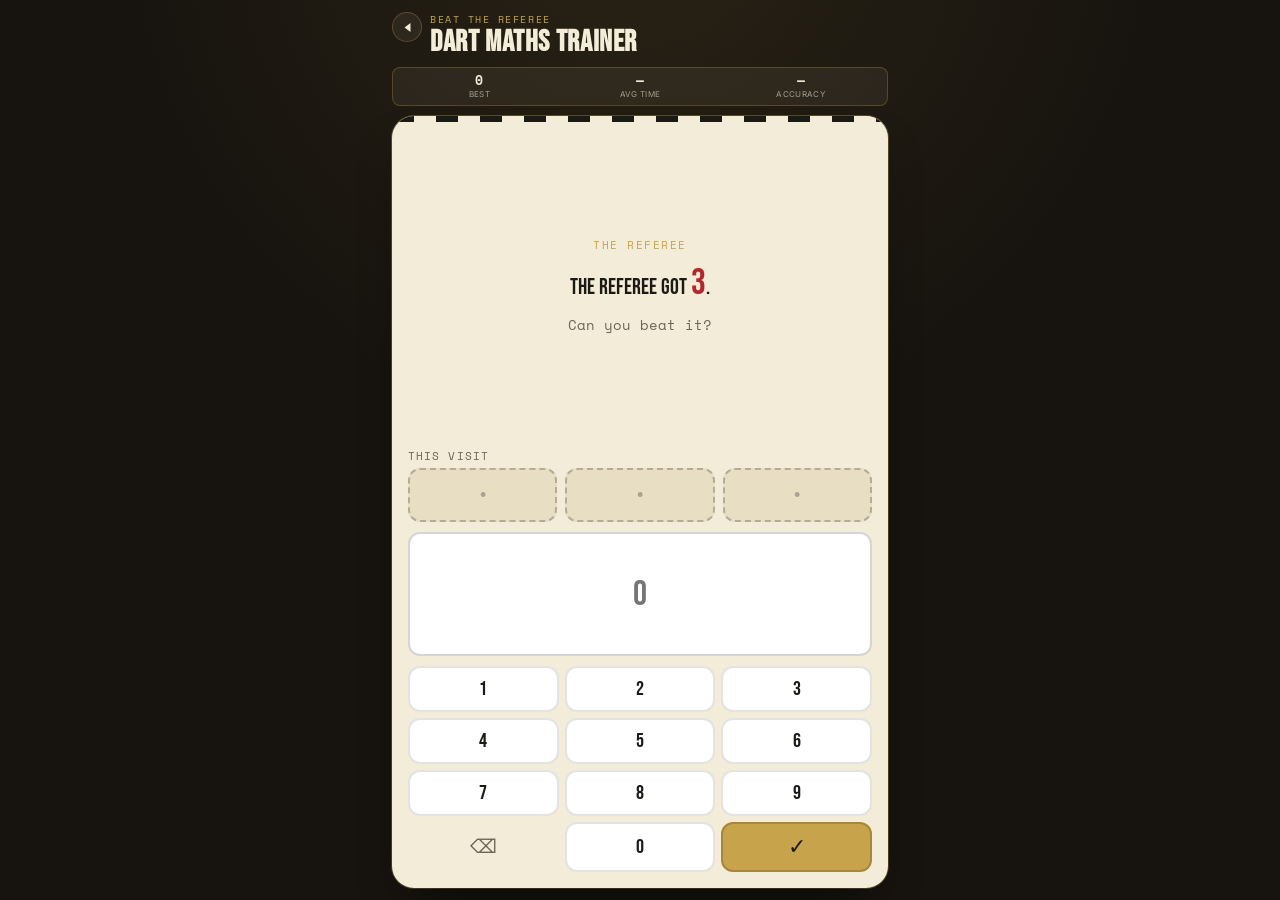
<file: streak-practice.html>
<!DOCTYPE html>
<html lang="en">
<head>
  <meta charset="UTF-8" />
  <meta name="viewport" content="width=device-width, initial-scale=1.0, maximum-scale=1, viewport-fit=cover" />
  <title>Beat the Referee — Dart Maths Trainer</title>
  <link rel="stylesheet" href="css/styles.css" />

  <link rel="manifest" href="manifest.json" />
  <meta name="theme-color" content="#17140F" />
  <link rel="icon" href="favicon.ico" sizes="any" />
  <link rel="icon" href="icons/icon-192.png" type="image/png" />
  <link rel="apple-touch-icon" href="icons/icon-180.png" />
  <meta name="apple-mobile-web-app-capable" content="yes" />
  <meta name="apple-mobile-web-app-status-bar-style" content="black-translucent" />
  <meta name="apple-mobile-web-app-title" content="Dart Maths" />

  <!-- Google Fonts loaded non-render-blockingly - see 3-dart-practice.html for the fuller rationale. -->
  <link rel="preconnect" href="https://fonts.googleapis.com" />
  <link rel="preconnect" href="https://fonts.gstatic.com" crossorigin />
  <link
    rel="preload"
    as="style"
    href="https://fonts.googleapis.com/css2?family=Bebas+Neue&family=Inter:wght@400;500;600;700&family=Space+Mono:wght@400;700&display=swap"
    onload="this.onload=null;this.rel='stylesheet'"
  />
  <noscript>
    <link rel="stylesheet" href="https://fonts.googleapis.com/css2?family=Bebas+Neue&family=Inter:wght@400;500;600;700&family=Space+Mono:wght@400;700&display=swap" />
  </noscript>
</head>
<body>

  <div class="app">

    <header class="app-header">
      <a href="index.html" class="home-link" aria-label="Back to home"><span class="home-link__icon" data-icon="arrowTriangle"></span></a>

      <div class="app-header__title-block">
        <span class="app-header__eyebrow">Beat the Referee</span>
        <h1 class="app-header__title">Dart Maths Trainer</h1>
      </div>
    </header>

    <!-- Today's stats: Best (streak), Average time, and Accuracy -
         scoped to every run played today (see js/streakDailyStats.js),
         not the current run, so these persist across Play Again and
         page reloads within the same day rather than resetting like
         a normal session stat. Attempts/Answered is deliberately not
         shown here - in Streak mode it's always identical to the
         current streak until the first wrong answer, so it never
         adds information beyond what the streak display already
         shows. -->
    <aside class="stats-bar" id="stats-panel" aria-label="Today's statistics">
      <div class="stat">
        <span class="stat__value" id="stat-best">0</span>
        <span class="stat__label">Best</span>
      </div>
      <div class="stat">
        <span class="stat__value" id="stat-avg-time">—</span>
        <span class="stat__label">Avg Time</span>
      </div>
      <div class="stat">
        <span class="stat__value" id="stat-accuracy">—</span>
        <span class="stat__label">Accuracy</span>
      </div>
    </aside>

    <!-- Main trainer card: everything needed for one question lives here -->
    <main class="trainer-card trainer-card--fill" id="trainer-card">

      <!-- Referee intro: shown full-focus for the first 3 seconds
           of a run before settling into the compact Target cell
           below - see js/streakMain.js. Sits in the same spot the
           throws/prompt would otherwise occupy, so nothing shifts
           position when it's swapped out. -->
      <div class="referee-intro" id="referee-intro" hidden>
        <span class="referee-intro__eyebrow">The Referee</span>
        <p class="referee-intro__line">
          The referee got <span class="referee-intro__value" id="referee-intro-target">0</span>.
        </p>
        <p class="referee-intro__question">Can you beat it?</p>
      </div>

      <!-- Current-run Target / Streak / Timer, all three scoped to
           this run - this is the trio that actually changes
           moment to moment during play, so it sits right above the
           throw squares rather than in the stats bar, which now
           only holds slower-moving, all-day figures. Hidden until
           the last throw is revealed and the clock genuinely
           starts - see js/streakMain.js. -->
      <div class="streak-live" id="streak-timer" hidden>
        <div class="streak-live__cell">
          <span class="streak-live__value" id="stat-target">0</span>
          <span class="streak-live__label">Target</span>
        </div>
        <span class="streak-live__divider" aria-hidden="true"></span>
        <div class="streak-live__cell">
          <span class="streak-live__value" id="stat-streak">0</span>
          <span class="streak-live__label">Streak</span>
        </div>
        <span class="streak-live__divider" aria-hidden="true"></span>
        <div class="streak-live__cell">
          <span class="streak-live__value" id="streak-timer-value">30.0</span>
          <span class="streak-live__label">Timer</span>
        </div>
      </div>

      <div class="throws">
        <span class="scoreboard__label">This visit</span>
        <div class="throw-squares" id="throw-squares">
          <div class="throw-square" id="throw-square-0">
            <div class="throw-square__inner">
              <div class="throw-square__face throw-square__face--front" aria-hidden="true">•</div>
              <div class="throw-square__face throw-square__face--back" id="throw-square-0-label"></div>
            </div>
          </div>
          <div class="throw-square" id="throw-square-1">
            <div class="throw-square__inner">
              <div class="throw-square__face throw-square__face--front" aria-hidden="true">•</div>
              <div class="throw-square__face throw-square__face--back" id="throw-square-1-label"></div>
            </div>
          </div>
          <div class="throw-square" id="throw-square-2">
            <div class="throw-square__inner">
              <div class="throw-square__face throw-square__face--front" aria-hidden="true">•</div>
              <div class="throw-square__face throw-square__face--back" id="throw-square-2-label"></div>
            </div>
          </div>
        </div>
      </div>

      <p class="prompt">What's the total?</p>

      <form id="answer-form" class="answer-form" autocomplete="off">
        <input
          type="text"
          inputmode="none"
          readonly
          id="answer-input"
          class="answer-form__input"
          placeholder="0"
          aria-label="Total of the three throws"
        />

        <!-- Shown in place of the input above once an answer is
             checked - same pattern as Unlimited practice. -->
        <div class="answer-result" id="answer-result" hidden>
          <p class="answer-result__headline" id="feedback-result"></p>
          <p class="answer-result__working answer-result__working--emphasis" id="feedback-working"></p>
          <p class="answer-result__time" id="feedback-time"></p>
        </div>
      </form>

      <!-- Custom on-screen numpad - see 3-dart-practice.html for the fuller rationale. -->
      <div class="numpad" id="numpad">
        <button type="button" class="numpad__key" data-key="1">1</button>
        <button type="button" class="numpad__key" data-key="2">2</button>
        <button type="button" class="numpad__key" data-key="3">3</button>
        <button type="button" class="numpad__key" data-key="4">4</button>
        <button type="button" class="numpad__key" data-key="5">5</button>
        <button type="button" class="numpad__key" data-key="6">6</button>
        <button type="button" class="numpad__key" data-key="7">7</button>
        <button type="button" class="numpad__key" data-key="8">8</button>
        <button type="button" class="numpad__key" data-key="9">9</button>
        <button type="button" class="numpad__key numpad__key--muted" data-key="backspace" aria-label="Backspace">⌫</button>
        <button type="button" class="numpad__key" data-key="0">0</button>
        <button type="submit" form="answer-form" class="numpad__key numpad__key--action" id="check-btn" aria-label="Check answer">✓</button>
      </div>

      <!-- Streak-over screen: replaces everything above once a
           wrong answer (or an expired timer) ends the run. Sits
           in the same card rather than navigating to a separate
           page, so Play Again can reset state in place instead of
           needing a fresh page load. -->
      <div class="streak-over" id="streak-over" hidden>
        <span class="streak-over__eyebrow">Streak ended</span>
        <span class="streak-over__value" id="streak-over-value">0</span>
        <span class="streak-over__label">Correct in a row</span>
        <p class="streak-over__detail" id="streak-over-detail"></p>
        <p class="streak-over__referee-result" id="streak-over-referee-result"></p>
        <button type="button" class="streak-over__play-again" id="play-again-btn">Play Again</button>
      </div>

    </main>

  </div>

  <!--
    Loaded as plain scripts (not type="module") - see
    3-dart-practice.html for the fuller rationale. Shares every
    file with Unlimited practice except streakUi.js/streakMain.js
    (in place of practiceUi.js/practiceMain.js), plus the addition
    of countdownTimer.js (per-question clock), streakTiming.js
    (how long each question gets), streakDailyStats.js (today's
    Best/Avg Time/Accuracy), and refereeTarget.js (the Beat the
    Referee target score).
  -->
  <script src="js/gameCore.bundle.js" defer></script>
  <script src="js/countdownTimer.js" defer></script>
  <script src="js/streakTiming.js" defer></script>
  <script src="js/streakDailyStats.js" defer></script>
  <script src="js/refereeTarget.js" defer></script>
  <script src="js/lifetimeStats.js" defer></script>
  <script src="js/streakUi.js" defer></script>
  <script src="js/streakMain.js" defer></script>
  <script src="js/pickerIcons.bundle.js" defer></script>
  <script src="js/pwaRegister.js" defer></script>
</body>
</html>
</file>
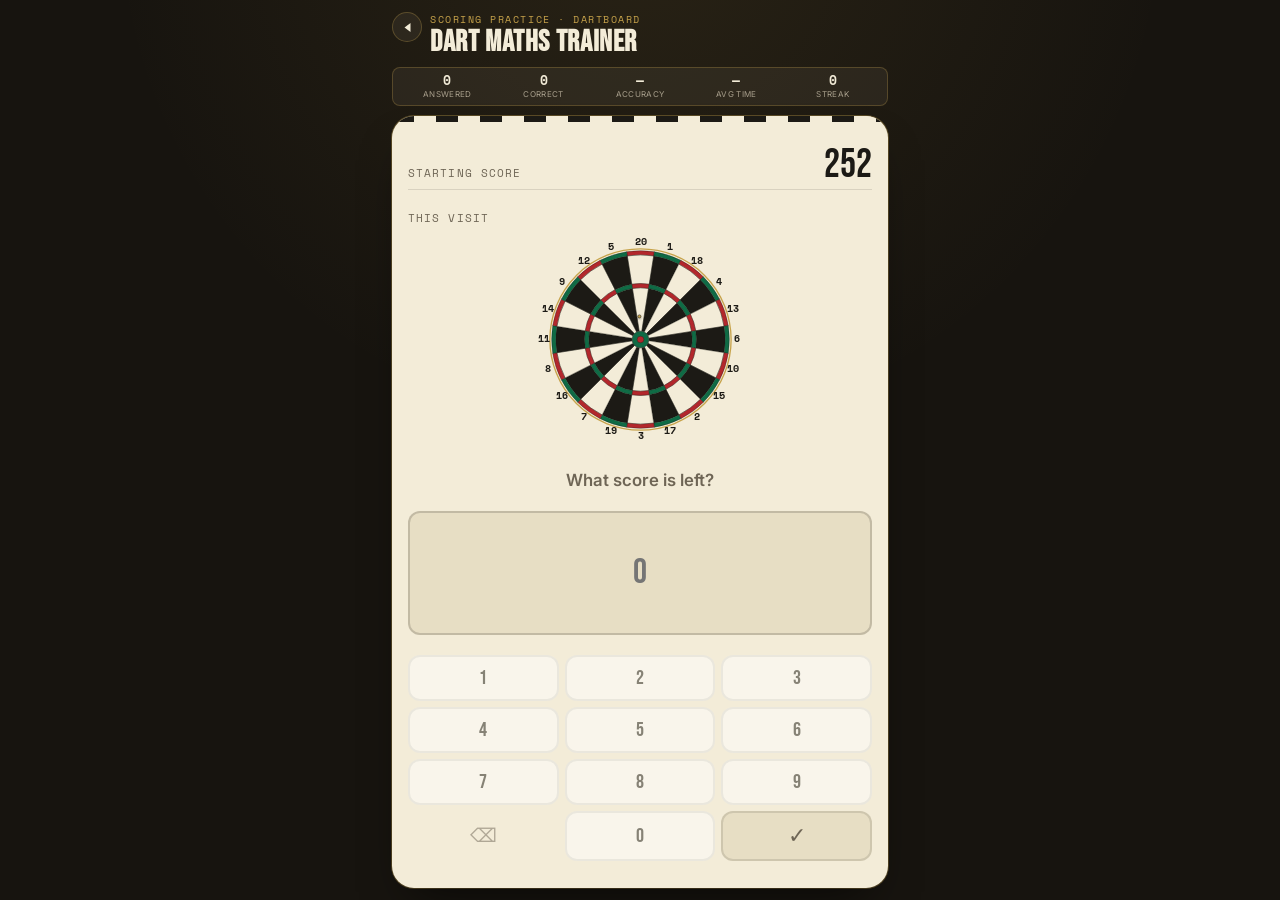
<file: three-dart-game-board.html>
<!DOCTYPE html>
<html lang="en">
<head>
  <meta charset="UTF-8" />
  <meta name="viewport" content="width=device-width, initial-scale=1.0, maximum-scale=1, viewport-fit=cover" />
  <title>3-Dart Game (Dartboard) — Dart Maths Trainer</title>
  <link rel="stylesheet" href="css/styles.css" />

  <link rel="manifest" href="manifest.json" />
  <meta name="theme-color" content="#17140F" />
  <link rel="icon" href="favicon.ico" sizes="any" />
  <link rel="icon" href="icons/icon-192.png" type="image/png" />
  <link rel="apple-touch-icon" href="icons/icon-180.png" />
  <meta name="apple-mobile-web-app-capable" content="yes" />
  <meta name="apple-mobile-web-app-status-bar-style" content="black-translucent" />
  <meta name="apple-mobile-web-app-title" content="Dart Maths" />

  <!-- Google Fonts loaded non-render-blockingly: preload the
       stylesheet in the background, then swap it in via onload.
       The page renders immediately on the CSS system-font
       fallbacks (see --font-display/--font-body/--font-mono in
       styles.css) and the real fonts apply the moment they
       arrive, instead of every navigation waiting on an external
       network round-trip before showing anything. The <noscript>
       fallback covers the rare case of JS being disabled. -->
  <link rel="preconnect" href="https://fonts.googleapis.com" />
  <link rel="preconnect" href="https://fonts.gstatic.com" crossorigin />
  <link
    rel="preload"
    as="style"
    href="https://fonts.googleapis.com/css2?family=Bebas+Neue&family=Inter:wght@400;500;600;700&family=Space+Mono:wght@400;700&display=swap"
    onload="this.onload=null;this.rel='stylesheet'"
  />
  <noscript>
    <link rel="stylesheet" href="https://fonts.googleapis.com/css2?family=Bebas+Neue&family=Inter:wght@400;500;600;700&family=Space+Mono:wght@400;700&display=swap" />
  </noscript>
</head>
<body>

  <div class="app">

    <header class="app-header">
      <a href="index.html" class="home-link" aria-label="Back to home"><span class="home-link__icon" data-icon="arrowTriangle"></span></a>

      <div class="app-header__title-block">
        <span class="app-header__eyebrow">Scoring Practice · Dartboard</span>
        <h1 class="app-header__title">Dart Maths Trainer</h1>
      </div>
    </header>

    <!-- Session stats: one flattened full-width row instead of a
         boxed corner next to the title - trims vertical space, and
         drops the per-session reset control (lifetime stats, which
         matter longer-term, have their own reset on that page). -->
    <aside class="stats-bar" id="stats-panel" aria-label="Session statistics">
      <div class="stat">
        <span class="stat__value" id="stat-answered">0</span>
        <span class="stat__label">Answered</span>
      </div>
      <div class="stat">
        <span class="stat__value" id="stat-correct">0</span>
        <span class="stat__label">Correct</span>
      </div>
      <div class="stat">
        <span class="stat__value" id="stat-accuracy">—</span>
        <span class="stat__label">Accuracy</span>
      </div>
      <div class="stat">
        <span class="stat__value" id="stat-avg-time">—</span>
        <span class="stat__label">Avg time</span>
      </div>
      <div class="stat">
        <span class="stat__value" id="stat-streak">0</span>
        <span class="stat__label">Streak</span>
      </div>
    </aside>

    <!-- Main trainer card: everything needed for one question lives here -->
    <main class="trainer-card trainer-card--fill" id="trainer-card">

      <div class="scoreboard">
        <div class="scoreboard__row">
          <span class="scoreboard__label">Starting score</span>
          <span class="scoreboard__value" id="starting-score">501</span>
        </div>
      </div>

      <div class="throws">
        <span class="scoreboard__label">This visit</span>
        <div class="dartboard-wrap">
          <div id="dartboard-container"></div>
        </div>
      </div>

      <p class="prompt">What score is left?</p>

      <form id="answer-form" class="answer-form" autocomplete="off">
        <input
          type="text"
          inputmode="none"
          readonly
          id="answer-input"
          class="answer-form__input"
          placeholder="0"
          aria-label="Remaining score"
        />

        <!-- Shown in place of the input above once an answer is
             checked, instead of a separate block further down the
             page - see the .answer-result rule in styles.css for
             why. -->
        <div class="answer-result" id="answer-result" hidden>
          <p class="answer-result__headline" id="feedback-result"></p>
          <p class="answer-result__user-answer" id="feedback-user-answer" hidden></p>
          <div class="answer-result__darts" id="feedback-darts"></div>
          <p class="answer-result__progression" id="feedback-progression" hidden></p>
          <p class="answer-result__time" id="feedback-time"></p>
        </div>
      </form>

      <!--
        Custom on-screen numpad: on mobile, the input above is
        readonly (see js/gameBoardUi.js) specifically so tapping it
        never triggers the native OS keyboard, which would otherwise
        eat half the screen. This numpad is the actual input method
        on touch devices; a physical keyboard still works too via a
        keydown listener on the (readonly) input itself.

        Check/Next lives in the numpad grid itself (bottom-right,
        after 0) rather than next to the answer box - freeing the
        answer box to run the full width of the card, which it
        needs for longer working-out lines (e.g. three trebles) to
        fit on one line. It's still type="submit" and linked back
        to the form above via the form="answer-form" attribute, so
        Enter/clicking it behaves exactly as if it were inside the
        <form>. Clear has been dropped to make room - backspace
        (bottom-left) already covers correcting a mistake.
      -->
      <div class="numpad" id="numpad">
        <button type="button" class="numpad__key" data-key="1">1</button>
        <button type="button" class="numpad__key" data-key="2">2</button>
        <button type="button" class="numpad__key" data-key="3">3</button>
        <button type="button" class="numpad__key" data-key="4">4</button>
        <button type="button" class="numpad__key" data-key="5">5</button>
        <button type="button" class="numpad__key" data-key="6">6</button>
        <button type="button" class="numpad__key" data-key="7">7</button>
        <button type="button" class="numpad__key" data-key="8">8</button>
        <button type="button" class="numpad__key" data-key="9">9</button>
        <button type="button" class="numpad__key numpad__key--muted" data-key="backspace" aria-label="Backspace">⌫</button>
        <button type="button" class="numpad__key" data-key="0">0</button>
        <button type="submit" form="answer-form" class="numpad__key numpad__key--action" id="check-btn" aria-label="Check answer">✓</button>
      </div>

    </main>

  </div>

  <!--
    Loaded as plain scripts (not type="module") so the app works
    when opened directly from disk or from any static server, with
    no build step needed. Order matters: each file attaches to
    window.DartsTrainer, and later files depend on earlier ones
    being loaded first.

    Shares random.js / timer.js / aimData.js / aimModel.js /
    revealSequence.js / gameEngine.js / stats.js / dartboard.js with
    the flip-square game page unchanged - only gameBoardUi.js and
    gameBoardMain.js are specific to this page (dartboard display
    instead of flip squares).
  -->
  <script src="js/gameCore.bundle.js" defer></script>
  <script src="js/lifetimeStats.js" defer></script>
  <script src="js/dartboard.js" defer></script>
  <script src="js/scoreResultUi.js" defer></script>
  <script src="js/gameBoardUi.js" defer></script>
  <script src="js/gameBoardMain.js" defer></script>
  <script src="js/pickerIcons.bundle.js" defer></script>
  <script src="js/pwaRegister.js" defer></script>
</body>
</html>
</file>
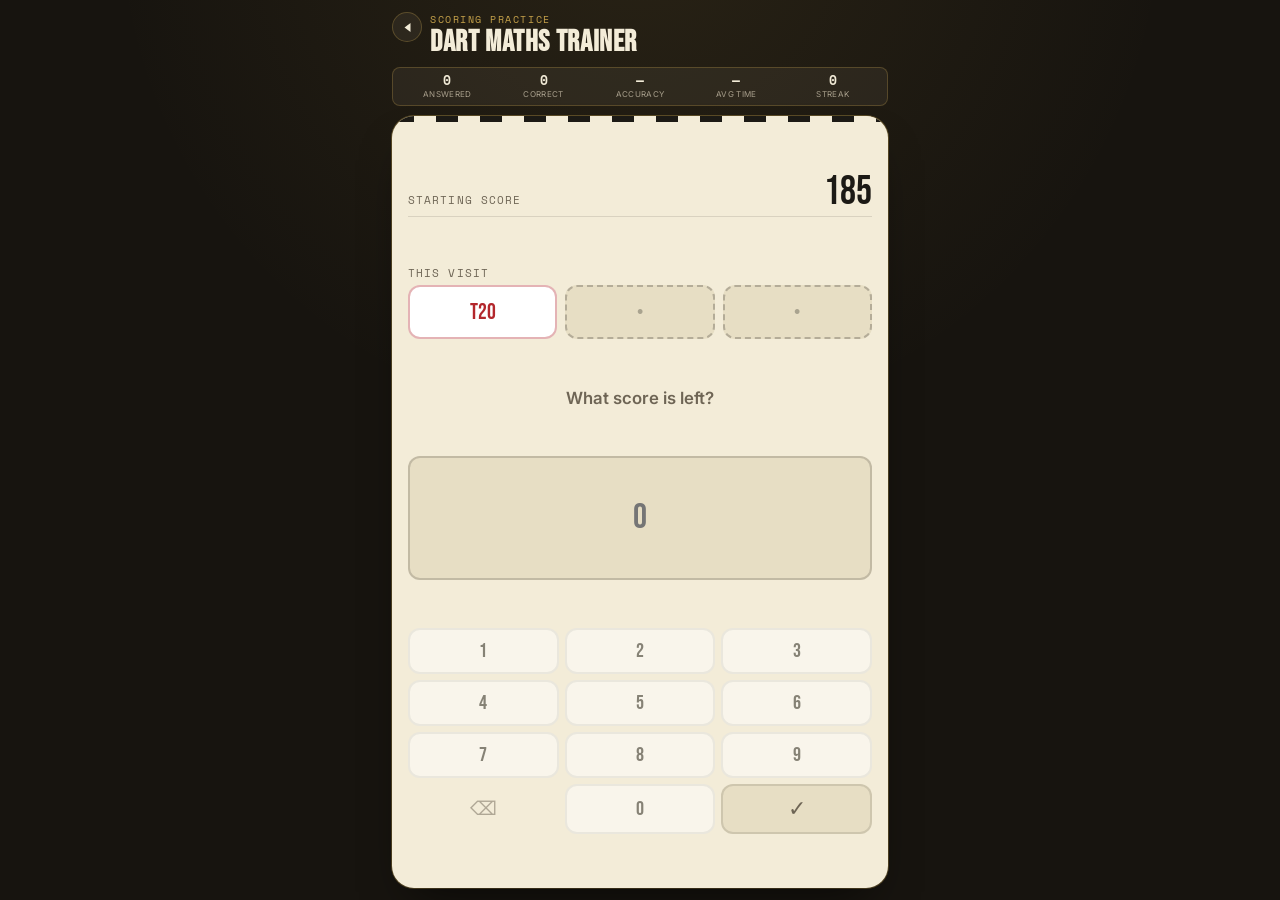
<file: three-dart-game.html>
<!DOCTYPE html>
<html lang="en">
<head>
  <meta charset="UTF-8" />
  <meta name="viewport" content="width=device-width, initial-scale=1.0, maximum-scale=1, viewport-fit=cover" />
  <title>3-Dart Game — Dart Maths Trainer</title>
  <link rel="stylesheet" href="css/styles.css" />

  <link rel="manifest" href="manifest.json" />
  <meta name="theme-color" content="#17140F" />
  <link rel="icon" href="favicon.ico" sizes="any" />
  <link rel="icon" href="icons/icon-192.png" type="image/png" />
  <link rel="apple-touch-icon" href="icons/icon-180.png" />
  <meta name="apple-mobile-web-app-capable" content="yes" />
  <meta name="apple-mobile-web-app-status-bar-style" content="black-translucent" />
  <meta name="apple-mobile-web-app-title" content="Dart Maths" />

  <!-- Google Fonts loaded non-render-blockingly: preload the
       stylesheet in the background, then swap it in via onload.
       The page renders immediately on the CSS system-font
       fallbacks (see --font-display/--font-body/--font-mono in
       styles.css) and the real fonts apply the moment they
       arrive, instead of every navigation waiting on an external
       network round-trip before showing anything. The <noscript>
       fallback covers the rare case of JS being disabled. -->
  <link rel="preconnect" href="https://fonts.googleapis.com" />
  <link rel="preconnect" href="https://fonts.gstatic.com" crossorigin />
  <link
    rel="preload"
    as="style"
    href="https://fonts.googleapis.com/css2?family=Bebas+Neue&family=Inter:wght@400;500;600;700&family=Space+Mono:wght@400;700&display=swap"
    onload="this.onload=null;this.rel='stylesheet'"
  />
  <noscript>
    <link rel="stylesheet" href="https://fonts.googleapis.com/css2?family=Bebas+Neue&family=Inter:wght@400;500;600;700&family=Space+Mono:wght@400;700&display=swap" />
  </noscript>
</head>
<body>

  <div class="app">

    <header class="app-header">
      <a href="index.html" class="home-link" aria-label="Back to home"><span class="home-link__icon" data-icon="arrowTriangle"></span></a>

      <div class="app-header__title-block">
        <span class="app-header__eyebrow">Scoring Practice</span>
        <h1 class="app-header__title">Dart Maths Trainer</h1>
      </div>
    </header>

    <!-- Session stats: one flattened full-width row instead of a
         boxed corner next to the title - trims vertical space, and
         drops the per-session reset control (lifetime stats, which
         matter longer-term, have their own reset on that page). -->
    <aside class="stats-bar" id="stats-panel" aria-label="Session statistics">
      <div class="stat">
        <span class="stat__value" id="stat-answered">0</span>
        <span class="stat__label">Answered</span>
      </div>
      <div class="stat">
        <span class="stat__value" id="stat-correct">0</span>
        <span class="stat__label">Correct</span>
      </div>
      <div class="stat">
        <span class="stat__value" id="stat-accuracy">—</span>
        <span class="stat__label">Accuracy</span>
      </div>
      <div class="stat">
        <span class="stat__value" id="stat-avg-time">—</span>
        <span class="stat__label">Avg time</span>
      </div>
      <div class="stat">
        <span class="stat__value" id="stat-streak">0</span>
        <span class="stat__label">Streak</span>
      </div>
    </aside>

    <!-- Main trainer card: everything needed for one question lives here -->
    <main class="trainer-card trainer-card--fill" id="trainer-card">

      <div class="scoreboard">
        <div class="scoreboard__row">
          <span class="scoreboard__label">Starting score</span>
          <span class="scoreboard__value" id="starting-score">501</span>
        </div>
      </div>

      <div class="throws">
        <span class="scoreboard__label">This visit</span>
        <div class="throw-squares" id="throw-squares">
          <div class="throw-square" id="throw-square-0">
            <div class="throw-square__inner">
              <div class="throw-square__face throw-square__face--front" aria-hidden="true">•</div>
              <div class="throw-square__face throw-square__face--back" id="throw-square-0-label"></div>
            </div>
          </div>
          <div class="throw-square" id="throw-square-1">
            <div class="throw-square__inner">
              <div class="throw-square__face throw-square__face--front" aria-hidden="true">•</div>
              <div class="throw-square__face throw-square__face--back" id="throw-square-1-label"></div>
            </div>
          </div>
          <div class="throw-square" id="throw-square-2">
            <div class="throw-square__inner">
              <div class="throw-square__face throw-square__face--front" aria-hidden="true">•</div>
              <div class="throw-square__face throw-square__face--back" id="throw-square-2-label"></div>
            </div>
          </div>
        </div>
      </div>

      <p class="prompt">What score is left?</p>

      <form id="answer-form" class="answer-form" autocomplete="off">
        <input
          type="text"
          inputmode="none"
          readonly
          id="answer-input"
          class="answer-form__input"
          placeholder="0"
          aria-label="Remaining score"
        />

        <!-- Shown in place of the input above once an answer is
             checked, instead of a separate block further down the
             page - see the .answer-result rule in styles.css for
             why. Built up via js/scoreResultUi.js + js/ui.js: a
             headline, the visit's darts as chips, the Track-mode
             score progression (401 -> 264), then the visit time. -->
        <div class="answer-result" id="answer-result" hidden>
          <p class="answer-result__headline" id="feedback-result"></p>
          <p class="answer-result__user-answer" id="feedback-user-answer" hidden></p>
          <div class="answer-result__darts" id="feedback-darts"></div>
          <p class="answer-result__progression" id="feedback-progression" hidden></p>
          <p class="answer-result__time" id="feedback-time"></p>
        </div>
      </form>

      <!--
        Custom on-screen numpad: on mobile, the input above is
        readonly (see js/ui.js) specifically so tapping it never
        triggers the native OS keyboard, which would otherwise eat
        half the screen. This numpad is the actual input method on
        touch devices; a physical keyboard still works too via a
        keydown listener on the (readonly) input itself.

        Check/Next lives in the numpad grid itself (bottom-right,
        after 0) rather than next to the answer box - freeing the
        answer box to run the full width of the card, which it
        needs for longer working-out lines (e.g. three trebles) to
        fit on one line. It's still type="submit" and linked back
        to the form above via the form="answer-form" attribute, so
        Enter/clicking it behaves exactly as if it were inside the
        <form>. Clear has been dropped to make room - backspace
        (bottom-left) already covers correcting a mistake.
      -->
      <div class="numpad" id="numpad">
        <button type="button" class="numpad__key" data-key="1">1</button>
        <button type="button" class="numpad__key" data-key="2">2</button>
        <button type="button" class="numpad__key" data-key="3">3</button>
        <button type="button" class="numpad__key" data-key="4">4</button>
        <button type="button" class="numpad__key" data-key="5">5</button>
        <button type="button" class="numpad__key" data-key="6">6</button>
        <button type="button" class="numpad__key" data-key="7">7</button>
        <button type="button" class="numpad__key" data-key="8">8</button>
        <button type="button" class="numpad__key" data-key="9">9</button>
        <button type="button" class="numpad__key numpad__key--muted" data-key="backspace" aria-label="Backspace">⌫</button>
        <button type="button" class="numpad__key" data-key="0">0</button>
        <button type="submit" form="answer-form" class="numpad__key numpad__key--action" id="check-btn" aria-label="Check answer">✓</button>
      </div>

    </main>

  </div>

  <!--
    Loaded as plain scripts (not type="module") so the app works
    when opened directly from disk or from any static server, with
    no build step needed. Order matters: each file attaches to
    window.DartsTrainer, and later files depend on earlier ones
    being loaded first.
  -->
  <script src="js/gameCore.bundle.js" defer></script>
  <script src="js/lifetimeStats.js" defer></script>
  <script src="js/scoreResultUi.js" defer></script>
  <script src="js/ui.js" defer></script>
  <script src="js/main.js" defer></script>
  <script src="js/pickerIcons.bundle.js" defer></script>
  <script src="js/pwaRegister.js" defer></script>
</body>
</html>
</file>
<file: css/styles.css>
/* =========================================================
   DESIGN TOKENS
   Palette pulled directly from a physical dartboard: the
   black/cream number segments, the red and green treble/double
   rings, and the brass wire that separates them. The page
   background stands in for the dark cabinet surround, so the
   cream scoring card reads like the board itself.
   ========================================================= */
:root {
  --color-bg: #17140F;            /* cabinet surround - near-black */
  --color-surface: #F3ECD8;       /* cream number segment - hero card */
  --color-surface-dim: #E7DEC4;
  --color-ink: #1C1A15;           /* near-black text on cream */
  --color-ink-dim: #6E6555;

  --color-red: #B3272C;           /* dartboard red segment */
  --color-red-dark: #8C1E22;
  --color-green: #0F6B45;         /* dartboard green segment */
  --color-green-dark: #0B5136;
  --color-gold: #C7A34B;          /* brass wire */

  --color-chalk: #F3ECD8;         /* light text on dark background */
  --color-chalk-dim: #A79E8B;

  --font-display: 'Bebas Neue', 'Arial Narrow', sans-serif;
  --font-body: 'Inter', system-ui, sans-serif;
  --font-mono: 'Space Mono', 'Courier New', monospace;

  --radius-lg: 22px;
  --radius-md: 12px;
  --radius-sm: 8px;

  --space-1: 4px;
  --space-2: 8px;
  --space-3: 16px;
  --space-4: 24px;
  --space-5: 32px;
  --space-6: 48px;
}

/* =========================================================
   RESET & BASE
   ========================================================= */
* {
  box-sizing: border-box;
  /* Removes the default blue/grey tap-highlight flash mobile
     browsers apply to any tappable element on touch (distinct from
     :focus-visible below, which is deliberately kept for keyboard
     users) - this app already gives its own tap feedback via each
     component's own :active state (e.g. .numpad__key:active,
     .setup-card:active), so the browser's default highlight just
     doubles up as an extra, less-intentional-looking flash on top
     of it. */
  -webkit-tap-highlight-color: transparent;
}

html, body {
  margin: 0;
  padding: 0;
}

body {
  /* height (not just min-height): a fixed-height page's content is
     built to sum to EXACTLY the viewport via flex distribution
     (.app's flex column -> .trainer-card--fill's flex:1) - that
     only works out precisely if body itself has a definite height
     to stretch/distribute against, not just a floor. A min-height
     lets body's real height come from its content instead in some
     browsers, which is the class of bug behind "the page scrolls
     by a few px even though everything should fit" - especially
     likely to surface in a PWA's standalone display mode, which
     has no address bar to size against at all. overflow-y stays
     auto (not hidden) so genuinely long content - Lifetime Stats,
     which is deliberately NOT a fixed single screen - can still
     scroll normally; every fixed-height page just has nothing left
     to scroll once its own height is unambiguous.

     100dvh over 100vh for the same standalone-mode reason: dvh
     tracks the ACTUAL visible viewport as browser chrome shows/
     hides, where 100vh in some browsers instead uses the LARGEST
     possible viewport (chrome hidden) even while chrome is
     currently showing, overshooting the real usable height. */
  height: 100dvh;
  overflow-y: auto;
  background:
    radial-gradient(circle at 50% -10%, rgba(199, 163, 75, 0.10), transparent 45%),
    var(--color-bg);
  color: var(--color-chalk);
  font-family: var(--font-body);
  -webkit-font-smoothing: antialiased;
  display: flex;
  justify-content: center;
  /* Pure CSS fade-in - runs on every page load with no JS
     dependency, so the page is never stuck invisible if a script
     fails to load. (There used to be a matching JS-driven fade-out
     on internal links via pageTransition.js, but that added a
     fixed 180ms delay before navigation even started with no real
     functional benefit, so it's been removed - this fade-in is
     the cosmetic piece worth keeping since it's free: it runs
     while the browser is already busy loading the page, rather
     than adding time on top. Paired with js/prefetch.js hinting
     likely next pages ahead of time, and js/*.bundle.js cutting
     the number of separate script requests each page needs, so
     the arrival this eases into is also genuinely quicker than it
     used to be, not just dressed up to feel that way. Matches
     .answer-result's own arrival animation (see feedback-in
     below) - a small upward drift alongside the fade, rather than
     opacity alone, since that's already the app's established
     language for "new content arriving".) */
  animation: page-fade-in 0.25s ease;
}

@keyframes page-fade-in {
  from { opacity: 0; transform: translateY(4px); }
  to { opacity: 1; transform: translateY(0); }
}

button {
  font-family: inherit;
}

input {
  font-family: inherit;
}

/* Visible keyboard focus everywhere - accessibility floor */
:focus-visible {
  outline: 2px solid var(--color-gold);
  outline-offset: 2px;
}

@media (prefers-reduced-motion: reduce) {
  * {
    animation-duration: 0.001ms !important;
    transition-duration: 0.001ms !important;
  }
}

/* =========================================================
   APP SHELL
   ========================================================= */
.app {
  width: 100%;
  max-width: 460px;
  display: flex;
  flex-direction: column;
  gap: 10px;
  /* env(safe-area-inset-*) resolves to 0 on any browser/device
     without a notch/home-indicator to avoid (and is simply ignored
     pre-fallback on browsers that don't support env() at all,
     since the plain 10px/12px value right before it in each line
     is what applies then) - so this is a no-op everywhere except
     genuinely where it's needed: a PWA in standalone mode on an
     iPhone, where the OS would otherwise let this app's own
     content sit directly under the status bar / behind the home
     indicator instead of just visually behind them. Requires
     viewport-fit=cover in the <meta name="viewport"> tag on every
     page - see index.html - since env() only resolves to a real
     inset value when the page has opted into drawing under the
     safe areas in the first place; without it every env() call
     below is 0 and this rule is identical to a flat padding. */
  padding: calc(10px + env(safe-area-inset-top)) calc(12px + env(safe-area-inset-right)) calc(12px + env(safe-area-inset-bottom)) calc(12px + env(safe-area-inset-left));
}

/* --- Header: home-link + title. The stats bar used to live here
   too (a small side-corner next to the title), but now sits on
   its own full-width row below the header instead - see
   .stats-bar - so this is just the icon + title block. --- */
.app-header {
  display: flex;
  align-items: flex-start;
  gap: var(--space-2);
  padding-top: 2px;
}

.app-header__title-block {
  flex: 1;
  min-width: 0;
}

.app-header__eyebrow {
  display: block;
  font-family: var(--font-mono);
  font-size: 0.6rem;
  letter-spacing: 0.16em;
  text-transform: uppercase;
  color: var(--color-gold);
  margin-bottom: 1px;
}

.app-header__title {
  font-family: var(--font-display);
  font-size: 1.5rem;
  line-height: 1;
  letter-spacing: 0.02em;
  margin: 0;
  color: var(--color-chalk);
}

/* =========================================================
   STATS BAR - full-width single row under the header, replacing
   the old boxed "stats corner" that used to sit next to the
   title. Flattening it to one row (instead of a 2-column grid in
   a bordered box) trims a meaningful chunk of vertical space,
   which matters more now that most game pages also show a
   post-answer feedback block competing for the same room. No
   reset control here any more - resetting session stats wasn't
   essential enough to justify its own row/button once the panel
   is this compact; lifetime stats (which matter long-term) have
   their own reset on the Lifetime Stats page.
   ========================================================= */
.stats-bar {
  display: flex;
  justify-content: space-between;
  gap: var(--space-2);
  background: rgba(243, 236, 216, 0.06);
  border: 1px solid rgba(199, 163, 75, 0.28);
  border-radius: var(--radius-sm);
  padding: 6px 10px;
}

.stats-bar .stat {
  flex: 1;
  display: flex;
  flex-direction: column;
  align-items: center;
  gap: 0;
  min-width: 0;
}

.stats-bar .stat__value {
  font-family: var(--font-mono);
  font-weight: 700;
  font-size: 0.8rem;
  color: var(--color-chalk);
  line-height: 1.15;
}

.stats-bar .stat__label {
  font-size: 0.5rem;
  letter-spacing: 0.04em;
  text-transform: uppercase;
  color: var(--color-chalk-dim);
  white-space: nowrap;
}

/* Streak stat flash - plays once per correct answer during the
   brief pause between questions (see js/streakMain.js), so the
   streak count going up is felt without needing the full
   calculation/feedback screen every time. Re-triggered by the JS
   removing and re-adding this class (a bare class toggle wouldn't
   restart the animation on consecutive correct answers). Zooms up
   and shifts to a bright green - a lighter tint than the app's
   usual --color-green, which is tuned for light card backgrounds
   and reads as muddy/low-contrast against the stats-bar's dark
   background - then settles back to its normal size/colour. */
@keyframes stat-value-flash {
  0% {
    transform: scale(1);
    color: var(--color-chalk);
  }
  35% {
    transform: scale(1.45);
    color: #4ADE80;
  }
  100% {
    transform: scale(1);
    color: var(--color-chalk);
  }
}

.stat__value--flash {
  display: inline-block;
  animation: stat-value-flash 0.5s ease;
}

/* =========================================================
   HOME LINK - small "back to home" button in the game page
   header. Icon-only to stay out of the way of the compact
   header layout.
   ========================================================= */
.home-link {
  flex-shrink: 0;
  display: flex;
  align-items: center;
  justify-content: center;
  width: 30px;
  height: 30px;
  border-radius: 50%;
  border: 1px solid rgba(199, 163, 75, 0.3);
  background: rgba(243, 236, 216, 0.06);
  color: var(--color-chalk);
  font-size: 1rem;
  text-decoration: none;
  transition: background-color 0.15s ease, transform 0.08s ease;
}

.home-link:hover {
  background: rgba(243, 236, 216, 0.15);
}

.home-link:active {
  transform: scale(0.92);
}

/* The arrow icon itself (see js/pickerIcons.js's arrowTriangle) -
   flipped to point left via scaleX(-1) since the shared icon
   points right by default. Precisely centred by construction
   (see that function's comment for why this replaced a Unicode
   arrow character, which wasn't). */
.home-link__icon {
  display: flex;
  width: 15px;
  height: 15px;
  transform: scaleX(-1);
}

/* =========================================================
   MODE MENU - the home page's list of game modes
   ========================================================= */
.mode-menu {
  display: flex;
  flex-direction: column;
  gap: var(--space-2);
}

/* --- Section divider on the home page ---
   Separates the counting/maths games from the checkout tools
   (and, unlabelled, from the lifetime-stats pill) so the list of
   options reads as distinct groups rather than one long stack of
   buttons. */
.mode-divider {
  display: flex;
  align-items: center;
  gap: var(--space-2);
  margin: var(--space-1) 0;
}

.mode-divider::before,
.mode-divider::after {
  content: '';
  flex: 1;
  height: 1px;
  background: rgba(28, 26, 21, 0.12);
}

.mode-divider__label {
  flex-shrink: 0;
  font-family: var(--font-mono);
  font-size: 0.68rem;
  letter-spacing: 0.08em;
  text-transform: uppercase;
  color: var(--color-ink-dim);
}

.mode-button {
  display: flex;
  align-items: center;
  justify-content: space-between;
  gap: var(--space-2);
  padding: 18px var(--space-3);
  border-radius: var(--radius-md);
  border: 2px solid rgba(28, 26, 21, 0.35);
  background: #FFFFFF;
  color: var(--color-ink);
  font-family: var(--font-display);
  font-size: 1.3rem;
  letter-spacing: 0.02em;
  text-align: left;
  text-decoration: none;
  cursor: pointer;
  transition: transform 0.08s ease, background-color 0.15s ease;
}

.mode-button:hover {
  background: var(--color-surface-dim);
}

.mode-button:active {
  transform: scale(0.98);
}

/* The one live mode - styled like the app's primary action color
   so it's obvious which option actually does something. */
.mode-button--active {
  background: var(--color-green);
  border-color: var(--color-green-dark);
  color: var(--color-chalk);
}

.mode-button--active:hover {
  background: var(--color-green-dark);
}

/* Modes that don't exist yet - fully inert (a real disabled
   button, not just an unstyled link), with a small badge instead
   of relying on color/opacity alone to communicate the state.
   Softer, lighter border than live buttons above (which are a
   more solid 0.35 opacity) - this is the app's visual signal for
   "not ready yet", reserved for coming-soon modes only. */
.mode-button--disabled {
  border-color: rgba(28, 26, 21, 0.12);
  color: var(--color-ink-dim);
  cursor: not-allowed;
}

.mode-button--disabled:hover {
  background: #FFFFFF;
}

.mode-button__badge {
  flex-shrink: 0;
  font-family: var(--font-mono);
  font-size: 0.6rem;
  letter-spacing: 0.06em;
  text-transform: uppercase;
  color: var(--color-ink-dim);
  background: var(--color-surface-dim);
  padding: 3px 8px;
  border-radius: 999px;
}

/* Variant for a badge holding an icon (the Continue button's
   arrow - see js/continuePrompt.js) instead of text - flex-centres
   the icon properly, since the base rule above only pads around
   text and was never centring a glyph the way this needs. Circular
   rather than pill-shaped, sized to comfortably fit the icon with
   even padding on all sides. */
.mode-button__badge--icon {
  display: flex;
  align-items: center;
  justify-content: center;
  width: 22px;
  height: 22px;
  padding: 0;
  border-radius: 50%;
}

.mode-button__badge--icon [data-icon] {
  display: flex;
  width: 12px;
  height: 12px;
}

/* Small inline icon inside a button's title (currently just the
   Lifetime Stats button's bar-chart glyph, replacing what used to
   be an emoji) - sized to sit on the text baseline rather than as
   its own layout block. Uses currentColor (see js/pickerIcons.js's
   statsChart()) so it automatically matches whatever text colour
   the button already has, instead of a hardcoded fill that could
   drift out of sync with a future colour change. */
.mode-button__title {
  display: inline-flex;
  align-items: center;
  gap: 8px;
}

/* Stacked title: used where a button also carries a short
   description underneath its name (currently just COUNT/TRACK -
   see index.html) - the name stays the same size/weight as a
   plain .mode-button__title, the description sits below it, small
   and dim, so the row still reads primarily as its name at a
   glance with the description as secondary supporting detail. */
.mode-button__title--stacked {
  display: flex;
  flex-direction: column;
  align-items: flex-start;
  gap: 2px;
}

.mode-button__description {
  font-family: var(--font-body);
  font-size: 0.7rem;
  font-weight: 400;
  letter-spacing: 0.01em;
  color: var(--color-ink-dim);
}

.mode-button__icon {
  display: inline-flex;
  width: 18px;
  height: 18px;
  flex-shrink: 0;
}

/* =========================================================
   CONTINUE BUTTON - "pick up where you left off"
   Deliberately a third colour, distinct from both the plain white
   mode buttons (a fresh choice) and the gold Lifetime Stats button
   (viewing progress, not playing) - green, since that's already
   this app's established "go/primary action" colour everywhere
   else (the Check button, correct-answer feedback, the treble
   ring), so it reads as "the confident one-tap way back in"
   without borrowing gold's separate meaning. Only rendered when
   lifetime stats actually has a most-played mode to point at (see
   js/continuePrompt.js) - a brand new player with no history never
   sees it.
   ========================================================= */
.mode-button--continue {
  background: var(--color-green);
  border-color: var(--color-green-dark);
  color: var(--color-chalk);
}

.mode-button--continue:hover {
  background: var(--color-green-dark);
}

.mode-button--continue .mode-button__badge {
  background: rgba(243, 236, 216, 0.18);
  color: var(--color-chalk-dim);
}

/* =========================================================
   PICKER CARDS - a dedicated page for choosing between a few
   variants of the same game (e.g. flip-cards vs dartboard, or
   1/2/3-dart difficulty), stacked vertically so it scales cleanly
   from 2 options to however many a future mode needs, without
   the cramped, centre-aligned-only layout a horizontal split
   button forces. Sized noticeably bigger than the home page's
   list buttons, since on this page there are only 2-4 of them and
   choosing well matters more than scanning a long list fast.
   ========================================================= */
.picker-cards {
  display: flex;
  flex-direction: column;
  gap: var(--space-3);
  flex: 1;
}

.picker-card {
  flex: 1;
  display: flex;
  flex-direction: column;
  align-items: center;
  justify-content: center;
  gap: 6px;
  padding: var(--space-4) var(--space-3);
  border-radius: var(--radius-md);
  border: 2px solid rgba(28, 26, 21, 0.35);
  background: #FFFFFF;
  color: var(--color-ink);
  text-align: center;
  text-decoration: none;
  cursor: pointer;
  transition: transform 0.08s ease, background-color 0.15s ease;
}

.picker-card:hover {
  background: var(--color-surface-dim);
}

.picker-card:active {
  transform: scale(0.98);
}

/* Icon sits above the title, centred - see js/pickerIcons.js
   (inline SVG built at runtime, no image requests) for what
   actually fills this. Fixed height reserved up front so every
   card's title/description line up at the same vertical position
   regardless of how tall each icon's artwork happens to be. */
.picker-card__icon {
  display: flex;
  align-items: center;
  justify-content: center;
  width: 64px;
  height: 64px;
}

.picker-card__icon svg {
  width: 100%;
  height: 100%;
}

.picker-card__title {
  font-family: var(--font-display);
  font-size: 1.5rem;
  letter-spacing: 0.02em;
  line-height: 1.1;
}

.picker-card__description {
  font-family: var(--font-body);
  font-size: 0.85rem;
  color: var(--color-ink-dim);
  line-height: 1.3;
  max-width: 34ch;
}

/* Same "not built yet" language as .mode-button--disabled - softer
   border, dimmed text, a badge instead of relying on colour alone. */
.picker-card--disabled {
  border-color: rgba(28, 26, 21, 0.12);
  color: var(--color-ink-dim);
  cursor: not-allowed;
}

.picker-card--disabled:hover {
  background: #FFFFFF;
}

.picker-card--disabled .picker-card__description {
  color: var(--color-ink-dim);
  opacity: 0.7;
}

.picker-card--disabled .picker-card__icon {
  opacity: 0.35;
}

.picker-card__badge {
  align-self: center;
  margin-top: 4px;
  font-family: var(--font-mono);
  font-size: 0.6rem;
  letter-spacing: 0.06em;
  text-transform: uppercase;
  color: var(--color-ink-dim);
  background: var(--color-surface-dim);
  padding: 3px 8px;
  border-radius: 999px;
}

/* =========================================================
   SETUP PICKER - the combined "choose View + Game Mode, then
   Play" screen (game-picker.html, practice-picker.html). This
   replaces the old flow of tapping straight through to a plain
   two-option picker page: both choices now live on one screen as
   selectable state, with a single Play button at the bottom
   committing to whatever's currently highlighted, rather than
   every tap being an immediate navigation.

   Three stacked zones inside the fill-height trainer-card, sized
   by flex-grow against a shared 100-unit budget so the ~30/60/10
   split holds proportionally across viewport heights: View (30),
   Game Mode (60), Play (10) - dividers and gaps take their real
   space on top rather than being carved out of that budget, which
   is what keeps this simpler than juggling exact percentages.
   ========================================================= */
.setup-picker {
  flex: 1;
  display: flex;
  flex-direction: column;
  gap: var(--space-2);
}

.setup-picker__view {
  flex: 30 1 0;
  display: flex;
  gap: var(--space-3);
  min-height: 0;
}

.setup-picker__modes {
  flex: 60 1 0;
  display: flex;
  gap: var(--space-2);
  min-height: 0;
}

/* Unlabelled rule directly above the Play button - separates the
   button from the card choices above it without needing a repeat
   of the "Game Mode" label so close to the button it's for. */
.setup-picker__play-divider {
  flex: 0 0 auto;
}

.setup-picker__play {
  flex: 0 0 auto;
}

/* --- View selector: Flip Cards / Dartboard, side by side --- *
   Selectable variant of .picker-card - same shape/hover language,
   but toggles into a highlighted "selected" look (red, sized
   larger than its sibling - see the flex-basis rules below and
   js/setupPicker.js) instead of navigating anywhere when tapped,
   since the choice is staged for the Play button rather than
   acted on immediately. */
.setup-card {
  flex-grow: 1;
  flex-shrink: 1;
  flex-basis: 0;
  display: flex;
  flex-direction: column;
  align-items: center;
  justify-content: center;
  gap: 4px;
  padding: var(--space-3) var(--space-2);
  border-radius: var(--radius-md);
  border: 2px solid rgba(28, 26, 21, 0.35);
  background: #FFFFFF;
  color: var(--color-ink);
  text-align: center;
  cursor: pointer;
  overflow: hidden;
  transition: flex-grow 0.25s ease, transform 0.08s ease, background-color 0.15s ease, border-color 0.15s ease;
  font-family: inherit;
}

.setup-card:hover {
  background: var(--color-surface-dim);
}

.setup-card:active {
  transform: scale(0.98);
}

.setup-card--selected {
  background: var(--color-red);
  border-color: var(--color-red-dark);
  color: var(--color-chalk);
}

.setup-card--selected:hover {
  background: var(--color-red-dark);
}

.setup-card__icon {
  display: flex;
  align-items: center;
  justify-content: center;
  width: 44px;
  height: 44px;
  color: var(--color-ink);
}

.setup-card--selected .setup-card__icon {
  color: var(--color-chalk);
}

.setup-card__title {
  font-family: var(--font-display);
  font-size: 1.1rem;
  letter-spacing: 0.02em;
  line-height: 1.1;
}

/* --- Game Mode selector: Unlimited / Timer / Streak, side by
   side. Same selected-state language as .setup-card above; Timer
   and Streak are real disabled <button>s (not links to nowhere),
   same "not built yet" pattern as .picker-card--disabled
   elsewhere - dimmed icon, badge instead of relying on colour
   alone. --- */
.setup-card--mode {
  padding: var(--space-2) 6px;
}

.setup-card--mode .setup-card__icon {
  width: 34px;
  height: 34px;
}

.setup-card--mode .setup-card__title {
  font-size: 0.95rem;
}

.setup-card--disabled {
  border-color: rgba(28, 26, 21, 0.12);
  color: var(--color-ink-dim);
  cursor: not-allowed;
}

.setup-card--disabled:hover {
  background: #FFFFFF;
}

.setup-card--disabled .setup-card__icon {
  color: var(--color-ink-dim);
  opacity: 0.35;
}

.setup-card__badge {
  margin-top: 2px;
  font-family: var(--font-mono);
  font-size: 0.56rem;
  letter-spacing: 0.05em;
  text-transform: uppercase;
  color: var(--color-ink-dim);
  background: var(--color-surface-dim);
  padding: 2px 7px;
  border-radius: 999px;
}

/* --- Play button: pinned to the bottom of the card, same green
   primary language as .btn--primary elsewhere. Always has a valid
   destination the moment the page loads, since Game Mode and View
   both come pre-selected (Unlimited, Flip Cards - see
   js/setupPicker.js), so there's no disabled state to design for
   here. --- */
.setup-play-btn {
  width: 100%;
  padding: 15px 0;
  border: none;
  border-radius: var(--radius-md);
  background: var(--color-green);
  color: var(--color-chalk);
  font-family: var(--font-display);
  font-size: 1.3rem;
  letter-spacing: 0.04em;
  cursor: pointer;
  text-decoration: none;
  display: flex;
  align-items: center;
  justify-content: center;
  transition: transform 0.08s ease, background-color 0.15s ease;
}

.setup-play-btn:hover {
  background: var(--color-green-dark);
}

.setup-play-btn:active {
  transform: scale(0.98);
}

/* =========================================================
   LIFETIME STATS BUTTON - same white/radius-md button shape as
   everything else above, but gold, so "view my progress" still
   reads as a distinct kind of action from "start playing".
   ========================================================= */
.mode-button--gold {
  background: var(--color-gold);
  border-color: #A8863A;
  color: var(--color-ink);
}

.mode-button--gold:hover {
  background: #B08F3E;
}

/* =========================================================
   TRAINER CARD - the main attraction
   Cream "number segment" card, with a striped wire border
   along the top that echoes the ring of numbers on a board.
   ========================================================= */
.trainer-card {
  position: relative;
  background: var(--color-surface);
  border-radius: var(--radius-lg);
  padding: 18px 16px 16px;
  display: flex;
  flex-direction: column;
  gap: 10px;
  box-shadow:
    0 24px 48px -20px rgba(0, 0, 0, 0.65),
    0 0 0 1px rgba(199, 163, 75, 0.35);
  overflow: hidden;
}

/* Fills the remaining height below the header (the .app flex
   column already spans the full viewport via body's default
   stretch behavior - this just tells the card to claim that space
   rather than shrink-wrap its content). Used on every fixed,
   single-screen page in the app - the home page, the variant-
   picker pages, and every gameplay screen (Practice, Track, Beat
   the Referee, Checkout Quiz, Checkout Calculator, in both their
   flip-card and dartboard forms) - so the content reads as a
   complete, deliberately composed screen instead of a short stack
   with dead space below it on taller viewports. The one deliberate
   exception is Lifetime Stats, which is a naturally scrolling page
   (profile, play streak, per-mode stats list) rather than a fixed
   single screen, so it keeps the plain shrink-wrapped .trainer-card
   instead. */
.trainer-card--fill {
  flex: 1;
  /* min-height:0 overrides the flex item default of min-height:auto,
     which otherwise refuses to let this card shrink below its own
     content's natural height even with flex:1/flex-shrink:1 set -
     without this override, a page whose content is even slightly
     taller than the viewport pushes .app (and so body) taller too,
     instead of the card itself absorbing that overflow via its own
     overflow:hidden (see .trainer-card) the way it's meant to. This
     is what actually stops a fixed single-screen page from ever
     scrolling, working together with body's own height:100dvh (not
     min-height) - see that rule's comment for the fuller picture. */
  min-height: 0;
  /* Spaces the page's top-level sections out evenly across the
     extra room this creates, rather than leaving them clustered at
     the top with a dead gap underneath - so "fill the page" means
     the content occupies the space, not just an empty card. Applies
     equally well whether a page has a handful of big buttons (the
     picker pages) or a mix of a scoreboard/throws/prompt/numpad
     (the gameplay pages) - and since hidden elements ([hidden] is
     display:none throughout this app) don't count as flex
     children, this also automatically re-balances itself as a
     page's own content toggles - e.g. Beat the Referee's intro vs.
     live-play vs. run-over states, or the Checkout Calculator's
     results area only appearing once a score's been checked. */
  justify-content: space-evenly;
}

/* Signature element: a thin alternating black/cream stripe along
   the top edge, standing in for the board's segment divider wire. */
.trainer-card::before {
  content: '';
  position: absolute;
  top: 0;
  left: 0;
  right: 0;
  height: 6px;
  background: repeating-linear-gradient(
    90deg,
    var(--color-ink) 0,
    var(--color-ink) 22px,
    var(--color-surface) 22px,
    var(--color-surface) 44px
  );
}

/* --- Scoreboard display: the two numbers that define the round --- */
.scoreboard {
  display: flex;
  flex-direction: column;
  gap: var(--space-3);
}

.scoreboard__row {
  display: flex;
  align-items: baseline;
  justify-content: space-between;
  border-bottom: 1px solid rgba(28, 26, 21, 0.12);
  padding-bottom: 4px;
}

.scoreboard__label {
  font-family: var(--font-mono);
  font-size: 0.68rem;
  letter-spacing: 0.1em;
  text-transform: uppercase;
  color: var(--color-ink-dim);
}

.scoreboard__value {
  font-family: var(--font-display);
  font-size: 2.5rem;
  line-height: 1;
  color: var(--color-ink);
  font-variant-numeric: tabular-nums;
}

/* =========================================================
   THROW SQUARES - the 3 dart flip cards
   Each square flips from a face-down "•" to its dart notation
   (e.g. "T20") as the reveal sequence plays. Trebles are called
   out in red, echoing the board's treble ring.
   ========================================================= */
.throws {
  display: flex;
  flex-direction: column;
  gap: 4px;
}

.throw-squares {
  display: flex;
  gap: var(--space-2);
}

.throw-square {
  flex: 1;
  height: 54px;
  perspective: 600px;
}

.throw-square__inner {
  position: relative;
  width: 100%;
  height: 100%;
  transform-style: preserve-3d;
  transition: transform 0.3s cubic-bezier(0.4, 0.2, 0.2, 1);
}

.throw-square--revealed .throw-square__inner {
  transform: rotateY(180deg);
}

.throw-square__face {
  position: absolute;
  inset: 0;
  display: flex;
  align-items: center;
  justify-content: center;
  border-radius: var(--radius-md);
  backface-visibility: hidden;
  font-family: var(--font-display);
}

.throw-square__face--front {
  background: var(--color-surface-dim);
  border: 2px dashed rgba(28, 26, 21, 0.25);
  color: rgba(28, 26, 21, 0.3);
  font-size: 1.3rem;
}

.throw-square__face--back {
  background: #FFFFFF;
  border: 2px solid rgba(28, 26, 21, 0.15);
  color: var(--color-ink);
  font-size: 1.4rem;
  transform: rotateY(180deg);
}

/* Trebles called out in dartboard red */
.throw-square--treble .throw-square__face--back {
  color: var(--color-red);
  border-color: rgba(179, 39, 44, 0.35);
}

/* =========================================================
   STREAK MODE - question countdown + end-of-run screen.
   Streak mode reuses practice mode's whole DOM/CSS (throw
   squares, answer form, numpad, answer-result) as-is; these
   rules only add what's unique to it: a per-question countdown
   and a full-card "run over" state. See js/streakUi.js /
   js/streakMain.js.
   ========================================================= */

/* --- Referee intro: shown full-focus for the first 3 seconds of a
   run, before settling into the compact Target cell in .streak-live
   below. Sits where .throws/.prompt would otherwise be, so nothing
   shifts position when this is swapped out for them (see
   js/streakMain.js). Given the same visual weight as .streak-over -
   this is meant to feel like a real opening beat, not a caption. --- */
.referee-intro {
  flex: 1;
  display: flex;
  flex-direction: column;
  align-items: center;
  justify-content: center;
  gap: 8px;
  text-align: center;
  padding: var(--space-3) var(--space-2);
  animation: feedback-in 0.2s ease;
}

.referee-intro[hidden] {
  display: none;
}

.referee-intro__eyebrow {
  font-family: var(--font-mono);
  font-size: 0.68rem;
  letter-spacing: 0.14em;
  text-transform: uppercase;
  color: var(--color-gold);
}

.referee-intro__line {
  margin: 0;
  font-family: var(--font-display);
  font-size: 1.35rem;
  line-height: 1.25;
  color: var(--color-ink);
  max-width: 26ch;
}

.referee-intro__value {
  font-size: 1.7em;
  color: var(--color-red);
}

.referee-intro__question {
  margin: 0;
  font-family: var(--font-mono);
  font-size: 0.85rem;
  color: var(--color-ink-dim);
}

/* --- Live Target/Streak/Timer: sits directly above the throw
   squares (same spot "This visit" occupies in Unlimited practice),
   since all three numbers are scoped to the run in progress the
   same way that label is scoped to the current visit. Three cells
   side by side with plain vertical dividers between them,
   [Target | Streak | Timer] - the numbers that actually change
   moment to moment during play belong next to the thing creating
   the pressure (the countdown), not buried in the stats bar above,
   which now only holds slower-moving, whole-day figures (see
   .stats-bar's Best/Avg Time/Accuracy). Hidden (not just at 0)
   while a question's darts are still being revealed - the
   countdown genuinely doesn't start until the last one lands, so
   showing a ticking value before that would misrepresent when the
   clock actually begins (see startNewQuestion in js/streakMain.js);
   Target and Streak hide alongside it purely to keep the trio
   moving as one unit. Also stays hidden during .referee-intro above
   - the Target cell here is this same number's settled, compact
   home once that intro fades. --- */
.streak-live {
  display: flex;
  align-items: center;
  justify-content: center;
  gap: 10px;
  padding: 3px 0 1px;
}

.streak-live[hidden] {
  display: none;
}

.streak-live__cell {
  display: flex;
  flex-direction: column;
  align-items: center;
  gap: 1px;
}

.streak-live__divider {
  width: 1px;
  align-self: stretch;
  background: rgba(28, 26, 21, 0.15);
}

.streak-live__value {
  font-family: var(--font-mono);
  font-weight: 700;
  font-size: 1.5rem;
  line-height: 1;
  color: var(--color-ink);
  font-variant-numeric: tabular-nums;
  transition: color 0.15s ease;
}

.streak-live__label {
  font-family: var(--font-mono);
  font-size: 0.6rem;
  letter-spacing: 0.06em;
  text-transform: uppercase;
  color: var(--color-ink-dim);
}

/* Last 3 seconds: same red the treble throws already use, so
   "running out" borrows a colour meaning ("danger/hot") the app
   has already established rather than introducing a new one.
   Scoped to the Timer cell only (:last-of-type) - the streak
   number isn't what's running out, so it stays neutral. */
.streak-live--urgent .streak-live__cell:last-of-type .streak-live__value {
  color: var(--color-red);
}

/* Paused after an answer is checked - dimmed to plain ink-dim
   rather than red/black, so it reads as "on hold", distinct from
   both "counting normally" and "about to run out". Scoped to the
   Timer cell only, same reasoning as --urgent above. */
.streak-live--paused .streak-live__cell:last-of-type .streak-live__value {
  color: var(--color-ink-dim);
}

/* --- Streak-over screen: replaces the whole trainer-card content
   (throws/prompt/form/numpad all hidden) with a single full-card
   result, since there's nothing left to interact with mid-run
   once it's ended - same reasoning as .checkout-result__impossible
   getting its own prominent treatment rather than reusing the
   compact answer-result box, just bigger since this is the whole
   screen's content now, not a slot inside a still-active form. --- */
.streak-over {
  flex: 1;
  display: flex;
  flex-direction: column;
  align-items: center;
  justify-content: center;
  gap: 6px;
  text-align: center;
  padding: var(--space-2) var(--space-2) 0;
  animation: feedback-in 0.2s ease;
}

.streak-over[hidden] {
  display: none;
}

.streak-over__eyebrow {
  font-family: var(--font-mono);
  font-size: 0.62rem;
  letter-spacing: 0.14em;
  text-transform: uppercase;
  color: var(--color-red);
}

.streak-over__value {
  font-family: var(--font-display);
  font-size: 2.75rem;
  line-height: 1;
  color: var(--color-ink);
  font-variant-numeric: tabular-nums;
}

.streak-over__label {
  font-family: var(--font-mono);
  font-size: 0.65rem;
  letter-spacing: 0.08em;
  text-transform: uppercase;
  color: var(--color-ink-dim);
  margin-bottom: 2px;
}

.streak-over__detail {
  font-family: var(--font-mono);
  font-size: 0.65rem;
  color: var(--color-ink-dim);
}

/* Win/draw/loss line against the referee's target - colour-coded
   the same way correct/incorrect answers already are elsewhere
   (green for beating it, red for losing to it), so the result
   reads at a glance without needing to parse the wording. A draw
   gets the neutral ink colour, since it's neither. */
.streak-over__referee-result {
  margin: 0;
  font-family: var(--font-mono);
  font-weight: 700;
  font-size: 0.72rem;
  letter-spacing: 0.02em;
}

.streak-over__referee-result[hidden] {
  display: none;
}

.streak-over__referee-result--win {
  color: var(--color-green);
}

.streak-over__referee-result--loss {
  color: var(--color-red);
}

.streak-over__referee-result--draw {
  color: var(--color-ink);
}

.streak-over__play-again {
  margin-top: 4px;
  width: 100%;
  padding: 13px 0;
  border: none;
  border-radius: var(--radius-md);
  background: var(--color-green);
  color: var(--color-chalk);
  font-family: var(--font-display);
  font-size: 1.2rem;
  letter-spacing: 0.04em;
  cursor: pointer;
  transition: transform 0.08s ease, background-color 0.15s ease;
}

.streak-over__play-again:hover {
  background: var(--color-green-dark);
}

.streak-over__play-again:active {
  transform: scale(0.98);
}

/* --- Compact calculation box for the end-of-run screen only: the
   streak-over screen now always appears directly below this (both
   ways a run can end - wrong answer or timeout - show the
   calculation, see js/streakMain.js), so the two need to share the
   card's height rather than either assuming it has the whole card
   to itself. Overrides sit here (not on the shared .answer-result
   rules) so Unlimited practice's use of the same class elsewhere
   is untouched. */
.answer-result--compact {
  flex: 0 0 auto;
  padding: 5px var(--space-2);
  gap: 0;
}

.answer-result--compact .answer-result__headline {
  font-size: 0.9rem;
}

.answer-result--compact .answer-result__working--emphasis {
  font-size: 0.62rem;
}

.answer-result--compact .answer-result__time {
  font-size: 0.55rem;
}

/* =========================================================
   DARTBOARD DISPLAY
   The SVG board itself is built entirely in js/dartboard.js;
   these rules only style what that script produces (segment
   fills, numbers, dart markers) and size/center it on the page.
   Colors are drawn from the same tokens as the rest of the app,
   so the board reads as part of the same visual language.
   ========================================================= */

/* --- Board + numpad side by side ---
   On the dartboard pages, the board and the answer-entry numpad
   used to stack full-width one above the other, which was the
   main reason those pages needed to scroll after an answer was
   checked (the feedback block had nowhere left to fit). Placing
   them side by side instead - board a little bigger since it's
   the actual content, numpad narrower since it only needs to fit
   3 columns of small buttons - reclaims that whole row of height
   without shrinking either piece to the point of being fiddly to
   read/tap. */
.dartboard-wrap {
  display: flex;
  justify-content: center;
  padding: 2px 0;
}

/* The SVG is given explicit width/height attributes in JS as a
   sane default, but sized responsively here via clamp() so it
   shrinks on short viewports instead of forcing a scroll. CSS
   width/height override the SVG's own attributes; the viewBox set
   in JS keeps everything inside scaling correctly. */
.dartboard-svg {
  display: block;
  width: clamp(155px, 30vh, 215px);
  height: clamp(155px, 30vh, 215px);
  max-width: 100%;
}

.dartboard-rim {
  fill: none;
  stroke: var(--color-gold);
  stroke-width: 1.5;
}

.dartboard-seg {
  stroke: var(--color-ink);
  stroke-width: 0.4;
}

/* Single areas alternate cream/near-black, like the physical board. */
.dartboard-seg--single-a {
  fill: var(--color-surface);
}
.dartboard-seg--single-b {
  fill: var(--color-ink);
}

/* Treble/double rings alternate red/green per segment. */
.dartboard-seg--ring-a {
  fill: var(--color-red);
}
.dartboard-seg--ring-b {
  fill: var(--color-green);
}

.dartboard-bull-outer {
  fill: var(--color-green);
}
.dartboard-bull-inner {
  fill: var(--color-red);
}

.dartboard-number {
  fill: var(--color-ink);
  font-family: var(--font-mono);
  font-weight: 700;
  font-size: 11px;
}

/* Dart marker: gold reads reasonably against every segment color
   (cream, black, red, green), with a dark outline for definition
   and a bigger pop-in overshoot so each landing feels distinct. */
.dartboard-dart {
  fill: var(--color-gold);
  stroke: var(--color-ink);
  stroke-width: 0.6;
  filter: drop-shadow(0 1px 1px rgba(0, 0, 0, 0.4));
  animation: dart-land 0.3s ease-out;
  transform-box: fill-box;
  transform-origin: center;
}

@keyframes dart-land {
  from { transform: scale(0); }
  60% { transform: scale(1.8); }
  to { transform: scale(1); }
}

.prompt {
  margin: 0;
  text-align: center;
  font-size: 1.05rem;
  font-weight: 600;
  color: var(--color-ink-dim);
}

/* --- Answer form ---
   Row layout even on mobile (not just >=600px): since the numpad
   handles entry, keeping input + Check side-by-side saves a full
   row of height compared to stacking them.

   min-height is set to comfortably fit the TALLEST content that
   ever appears here - a Track-mode WRONG answer (headline + the
   dimmed "you answered..." line + darts + score progression +
   visit time, 5 stacked rows, the most any state ever shows) - so
   swapping between the plain input and any other state (correct,
   incorrect, Practice, Track) never changes the row's own height.
   Without this, the card visibly grew/shrank as an answer was
   checked, since the result box's multi-line content is naturally
   taller than the single-line input it replaces. Every shorter
   state simply centres within this same reserved height
   (.answer-result already has justify-content: center) rather than
   getting its own smaller min-height. */
.answer-form {
  display: flex;
  flex-direction: row;
  gap: var(--space-2);
  align-items: stretch;
  min-height: 124px;
}

.answer-form__input {
  flex: 1;
  min-width: 0;
  background: #FFFFFF;
  border: 2px solid rgba(28, 26, 21, 0.18);
  border-radius: var(--radius-md);
  color: var(--color-ink);
  font-family: var(--font-display);
  font-size: 2.2rem;
  text-align: center;
  padding: 10px var(--space-2);
  transition: border-color 0.15s ease, box-shadow 0.15s ease;
}

.answer-form__input:focus {
  border-color: var(--color-green);
  box-shadow: 0 0 0 3px rgba(15, 107, 69, 0.15);
}

/* Suppresses the global gold :focus-visible ring (see that rule
   near the top of this file) specifically on the answer input -
   without this, tapping/tabbing into the box shows two concentric
   rings at once (the green one above, plus the gold accessibility
   ring sitting further out due to its offset), which reads as a
   mistake rather than an intentional double highlight. The green
   treatment above is already a clear, sufficient focus indicator
   on its own, so the input doesn't need the second ring the way
   plain buttons/links (which have no other focus styling) do. */
.answer-form__input:focus-visible {
  outline: none;
}

.answer-form__input:disabled {
  background: var(--color-surface-dim);
  color: var(--color-ink-dim);
  cursor: not-allowed;
}

/* =========================================================
   NUMPAD
   A custom on-screen numpad drives answer entry instead of the
   native mobile keyboard (the input above is readonly - see
   index.html/ui.js) - so the board stays fully visible while
   answering instead of half the screen disappearing behind the
   OS keyboard.
   ========================================================= */
.numpad {
  display: grid;
  grid-template-columns: repeat(3, 1fr);
  gap: 6px;
}

/* Dimmed instead of hidden while the numpad isn't usable (still
   waiting on the throw reveal, or after an answer's been checked)
   - same "stay visible, just visibly inert" pattern as
   .checkout-keypad--disabled, so the layout doesn't jump/reflow
   between question states.

   Deliberately NOT applied via opacity on the .numpad container
   itself: opacity composites the whole subtree as one semi-
   transparent layer, so a child's own "opacity: 1" can't escape a
   dimmed ancestor - only pointer-events genuinely inherits that
   way. Since .numpad__key--action (Check/Next) needs to look and
   stay fully live even while the rest of the grid is frozen (it's
   the only working control once an answer's been checked), the
   dimming is scoped to plain keys only, via :not(), rather than to
   the container. */
.numpad--disabled .numpad__key:not(.numpad__key--action) {
  opacity: 0.5;
  pointer-events: none;
}

.numpad__key {
  border: none;
  border-radius: var(--radius-md);
  background: #FFFFFF;
  border: 2px solid rgba(28, 26, 21, 0.12);
  color: var(--color-ink);
  font-family: var(--font-display);
  font-size: 1.25rem;
  padding: 9px 0;
  cursor: pointer;
  transition: transform 0.08s ease, background-color 0.15s ease;
}

.numpad__key:hover {
  background: var(--color-surface-dim);
}

.numpad__key:active {
  transform: scale(0.94);
  background: var(--color-surface-dim);
}

/* Clear / backspace keys are visually de-emphasised - they're
   destructive actions, not part of the number itself. */
.numpad__key--muted {
  background: transparent;
  border-color: transparent;
  color: var(--color-ink-dim);
  font-size: 1.2rem;
}

.numpad__key--muted:hover,
.numpad__key--muted:active {
  background: var(--color-surface-dim);
}

/* The Check/Next action lives inside the numpad grid (top-right,
   row 1 - see the HTML for why) rather than as a separate button
   next to the answer box, so the answer box itself can run full
   width. Styled like .btn--primary (green, same disabled/hover
   treatment) so it's still unmistakably the primary action despite
   sitting among the plain number keys. */
/* The Check/Next action lives inside the numpad grid (see the HTML
   for exact position) rather than as a separate button next to the
   answer box, so the answer box itself can run full width. Styled
   gold (same palette as the Lifetime Stats button on the home
   page) so it's still unmistakably the primary action despite
   sitting among the plain number keys. */
.numpad__key--action {
  background: var(--color-gold);
  border-color: #A8863A;
  color: var(--color-ink);
  font-size: 1.4rem;
}

.numpad__key--action:hover {
  background: #B08F3E;
}

.numpad__key--action:active {
  background: #B08F3E;
}

.numpad__key--action:disabled {
  background: var(--color-surface-dim);
  border-color: rgba(28, 26, 21, 0.12);
  color: var(--color-ink-dim);
  cursor: not-allowed;
  transform: none;
  /* While genuinely disabled (still waiting on the reveal - see
     setRevealing in ui.js), it SHOULD be unclickable, same as any
     other disabled button - the browser ignores pointer events on
     disabled form controls regardless of any pointer-events CSS. */
}

/* --- Buttons --- */
.btn {
  border: none;
  border-radius: var(--radius-md);
  font-weight: 700;
  cursor: pointer;
  display: flex;
  align-items: center;
  justify-content: center;
  transition: transform 0.08s ease, background-color 0.15s ease;
}

.btn:active {
  transform: scale(0.97);
}

.btn--primary {
  background: var(--color-green);
  color: var(--color-chalk);
  font-size: 1.15rem;
  padding: 0 var(--space-4);
  white-space: nowrap;
}

.btn--primary:hover {
  background: var(--color-green-dark);
}

.btn--primary:disabled {
  background: var(--color-surface-dim);
  color: var(--color-ink-dim);
  cursor: not-allowed;
}

/* Full-width variant, used where a button is the only action on
   the row rather than sharing space with an input (e.g. "View
   checkout" below the numpad). */
.btn--block {
  width: 100%;
  padding: 13px 0;
}

/* =========================================================
   CHECKOUT CALCULATOR
   ========================================================= */

/* --- Dart-count selector: 3 equal buttons, exactly one active
   at a time - same selected/unselected visual language as
   .mode-button--active on the home page. --- */
.dart-selector {
  display: grid;
  grid-template-columns: repeat(3, 1fr);
  gap: var(--space-2);
}

.dart-selector__option {
  padding: 10px 0;
  border-radius: var(--radius-md);
  border: 2px solid rgba(28, 26, 21, 0.12);
  background: #FFFFFF;
  color: var(--color-ink);
  font-family: var(--font-display);
  font-size: 1rem;
  letter-spacing: 0.02em;
  cursor: pointer;
  transition: transform 0.08s ease, background-color 0.15s ease, border-color 0.15s ease;
}

.dart-selector__option:hover {
  background: var(--color-surface-dim);
}

.dart-selector__option:active {
  transform: scale(0.97);
}

.dart-selector__option--active {
  background: var(--color-green);
  border-color: var(--color-green-dark);
  color: var(--color-chalk);
}

.dart-selector__option--active:hover {
  background: var(--color-green-dark);
}

/* --- Results area --- */
.checkout-result {
  display: flex;
  flex-direction: column;
  gap: var(--space-2);
}

/* See .answer-result[hidden] in the counting-games section for
   why this is needed - .checkout-result's own "display: flex"
   above would otherwise beat the browser's default
   [hidden] { display: none }. */
.checkout-result[hidden] {
  display: none;
}

.checkout-result__impossible {
  margin: 0;
  padding: var(--space-3);
  text-align: center;
  background: rgba(179, 39, 44, 0.08);
  border: 2px solid rgba(179, 39, 44, 0.25);
  border-radius: var(--radius-md);
  color: var(--color-red);
  font-family: var(--font-display);
  font-size: 1.3rem;
  letter-spacing: 0.02em;
}

.checkout-routes {
  display: flex;
  flex-direction: column;
  gap: var(--space-2);
}

.checkout-route {
  display: flex;
  flex-direction: column;
  gap: 6px;
  padding: var(--space-3);
  background: #FFFFFF;
  border: 2px solid rgba(28, 26, 21, 0.12);
  border-radius: var(--radius-md);
}

.checkout-route__main {
  display: flex;
  align-items: center;
  gap: var(--space-3);
}

.checkout-route__rank {
  flex-shrink: 0;
  width: 44px;
  font-family: var(--font-mono);
  font-size: 0.68rem;
  letter-spacing: 0.06em;
  text-transform: uppercase;
  color: var(--color-ink-dim);
}

.checkout-route__darts {
  display: flex;
  flex-wrap: wrap;
  gap: 8px;
}

.checkout-route__chip {
  padding: 6px 12px;
  border-radius: 999px;
  background: var(--color-surface-dim);
  color: var(--color-ink);
  font-family: var(--font-mono);
  font-weight: 700;
  font-size: 0.95rem;
}

/* Finishing double/bullseye chip stands out - it's the shot that
   actually wins the leg, distinct from the setup darts before it. */
.checkout-route__chip--double {
  background: var(--color-green);
  color: var(--color-chalk);
}

/* Preference note - shown when this route happens to use one of
   the player's favourite doubles/trebles (see js/lifetimeStats.js's
   profile and js/checkoutCalculatorMain.js's matching logic).
   Sits below the dart chips rather than competing with the rank
   label for the same line, since a player's name can run long.
   Gold rather than green/red - this isn't a correctness signal
   (right/wrong), it's a personalised aside, so it borrows the
   app's "special/brass" colour instead of the pass/fail ones. */
.checkout-route__preference {
  font-family: var(--font-mono);
  font-size: 0.66rem;
  letter-spacing: 0.02em;
  color: var(--color-gold);
  padding-left: 56px; /* aligns under the dart chips, past the 44px rank column + its gap */
}

.checkout-route__preference[hidden] {
  display: none;
}

/* --- Answer result ---
   Replaces the plain answer-form__input in place once a question
   has been checked, instead of a separate feedback block further
   down the page - this is the single biggest reason the counting
   games and checkout quiz needed to scroll after answering, since
   a whole extra block below the numpad had nowhere left to fit
   on a short phone screen. Same size/position/shape as the input
   it replaces (so nothing else on the page reflows), just holding
   the result text instead of a typed number. Toggled by JS via
   the answer-form--answered modifier below. */
.answer-result {
  flex: 1;
  min-width: 0;
  display: flex;
  flex-direction: column;
  align-items: center;
  justify-content: center;
  gap: 4px;
  border-radius: var(--radius-md);
  border: 2px solid;
  padding: 6px var(--space-2);
  text-align: center;
  animation: feedback-in 0.18s ease;
}

/* Without this, the [hidden] attribute set by JS has no effect:
   .answer-result's own "display: flex" above beats the browser's
   default [hidden] { display: none } rule in the cascade, since
   both are author/UA rules of comparable specificity and this
   stylesheet loads after the UA one. The visible symptom was the
   old answer squeezing into a tiny box alongside the reappearing
   input on "Next question", instead of actually disappearing. */
.answer-result[hidden] {
  display: none;
}

@keyframes feedback-in {
  from { opacity: 0; transform: translateY(2px); }
  to { opacity: 1; transform: translateY(0); }
}

.answer-result--correct {
  background: rgba(15, 107, 69, 0.08);
  border-color: var(--color-green);
}

.answer-result--incorrect {
  background: rgba(179, 39, 44, 0.06);
  border-color: var(--color-red);
}

.answer-result__headline {
  margin: 0;
  font-family: var(--font-display);
  font-size: 1.3rem;
  letter-spacing: 0.01em;
  line-height: 1.1;
}

.answer-result--correct .answer-result__headline {
  color: var(--color-green);
}

.answer-result--incorrect .answer-result__headline {
  color: var(--color-red);
}

/* What the player actually typed, shown as a dimmed line directly
   under the headline when they got it wrong (hidden entirely on a
   correct answer - see js/scoreResultUi.js's renderUserAnswer/
   hideUserAnswer). Deliberately subtle: the headline above already
   carries the correct answer, which is the number that matters
   most here - this line is just context for what was typed, sized
   and coloured well below the headline so the two don't compete. */
.answer-result__user-answer {
  margin: 2px 0 0;
  color: var(--color-ink-dim);
  font-family: var(--font-mono);
  font-weight: 400;
  font-size: 0.62rem;
  letter-spacing: 0.01em;
}

.answer-result__user-answer[hidden] {
  display: none;
}

/* --- Dart chips: reused from the checkout calculator's
   .checkout-route__chip language (see styles.css's CHECKOUT
   CALCULATOR section) so a visit's darts read the same way there
   as they do here. The numeric value (60, 20, 57...) is the
   visually prominent part - it's the number that actually feeds
   into the maths, so it leads - with the dart notation (T20, D16,
   Bull...) tucked underneath in smaller/lighter text, showing
   where that value came from. --- */
.answer-result__darts {
  display: flex;
  flex-wrap: wrap;
  justify-content: center;
  gap: 6px;
}

.answer-result__dart {
  display: flex;
  flex-direction: column;
  align-items: center;
  line-height: 1;
  padding: 3px 8px;
  border-radius: 999px;
  background: var(--color-surface-dim);
}

.answer-result__dart-value {
  font-family: var(--font-mono);
  font-weight: 700;
  font-size: 0.78rem;
  color: var(--color-ink);
}

.answer-result__dart-notation {
  font-family: var(--font-mono);
  font-size: 0.5rem;
  color: var(--color-ink-dim);
  margin-top: 1px;
}

/* Treble darts get the same red-segment callout the throw squares
   themselves use (.throw-square--treble), so a visit built from
   trebles is recognisable as such at a glance here too. Applied to
   the notation line (T20) rather than the value, since the value
   (60) is shared with plenty of non-treble combinations and isn't
   itself what signals "this was a treble". */
.answer-result__dart--treble .answer-result__dart-notation {
  color: var(--color-red);
}

/* --- Track mode's score progression: replaces the old subtraction
   line (401 - 137 = 264) with a left-to-right "before -> after"
   read, matching how a scoreboard actually updates rather than
   presenting it as a maths problem to solve a second time. The
   arrow is the whole point - a lighter weight than the numbers on
   either side of it so it reads as motion, not another value. --- */
.answer-result__progression {
  margin: 0;
  display: flex;
  align-items: baseline;
  justify-content: center;
  gap: 6px;
  font-family: var(--font-mono);
}

.answer-result__progression[hidden] {
  display: none;
}

.answer-result__progression-from {
  font-size: 0.68rem;
  color: var(--color-ink-dim);
}

.answer-result__progression-arrow {
  font-size: 0.68rem;
  color: var(--color-ink-dim);
}

.answer-result__progression-to {
  font-size: 0.95rem;
  font-weight: 700;
  color: var(--color-ink);
}

.answer-result__progression-label {
  font-family: var(--font-mono);
  font-size: 0.56rem;
  letter-spacing: 0.06em;
  text-transform: uppercase;
  color: var(--color-ink-dim);
  align-self: center;
}

/* Working-out line(s) - e.g. the addition/subtraction steps, or
   which dart actually finishes the checkout. Kept small since up
   to two of these can appear in the same compact box. Still used
   by the checkout quiz page, which this task doesn't touch. */
.answer-result__working {
  margin: 0;
  color: var(--color-ink-dim);
  font-family: var(--font-mono);
  font-size: 0.62rem;
  line-height: 1.25;
}

.answer-result__working--emphasis {
  color: var(--color-ink);
  font-weight: 700;
  font-size: 0.68rem;
}

.answer-result__time {
  margin: 0;
  font-family: var(--font-mono);
  font-size: 0.6rem;
  color: var(--color-ink-dim);
}

.answer-result__time::before {
  content: '⚡ ';
}

/* --- 180: a small, restrained callout for the maximum possible
   visit - not a new colour language, just gold (the app's existing
   "special" accent - see the profile/lifetime-stats gold usages)
   picked up on the border and headline, and a compact badge next
   to the score. Applies regardless of correct/incorrect, since it
   describes the VISIT itself, not whether the player's answer was
   right - see js/scoreResultUi.js's isMaximumVisit. --- */
.answer-result--maximum {
  border-color: var(--color-gold);
  box-shadow: 0 0 0 1px rgba(199, 163, 75, 0.35);
}

.answer-result--maximum .answer-result__headline {
  color: var(--color-gold);
}

.answer-result__maximum-badge {
  display: inline-block;
  margin-left: 6px;
  padding: 1px 6px;
  border-radius: 999px;
  background: var(--color-gold);
  color: var(--color-ink);
  font-family: var(--font-mono);
  font-weight: 700;
  font-size: 0.56rem;
  letter-spacing: 0.04em;
  vertical-align: middle;
}

/* --- Correct-answer flash: a brief scale-up on the whole box,
   layered on top of feedback-in's existing fade/slide-in rather
   than replacing it. Correct-only (see js/scoreResultUi.js) - an
   incorrect answer keeps just the plain fade-in, no scale, so the
   celebratory feel stays reserved for actually getting it right.

   No colour flash - .answer-result--correct's own green
   background/border already carries the "correct" signal, so the
   scale alone is the animation.

   1.08 (not the more obvious 1.2) because the box is already
   effectively full-width inside .trainer-card (flex:1 in
   .answer-form) - scaling from centre in both directions would
   push a materially wider box against the card's own padding.
   1.08 is calculated to stay inside that padding on realistic
   phone widths; transform-origin below further confines the
   vertical growth to the space above the box (throws/prompt),
   growing away from the numpad rather than into it. */
@keyframes answer-result-correct-pulse {
  0% { transform: scale(1); }
  35% { transform: scale(1.08); }
  100% { transform: scale(1); }
}

.answer-result--correct-flash {
  transform-origin: center bottom;
  animation: feedback-in 0.18s ease, answer-result-correct-pulse 0.4s ease-out;
}

/* =========================================================
   LIFETIME STATS PAGE
   ========================================================= */

/* --- Player profile: name + favourite trebles/doubles, the first
   thing on the page. Plain white card language (like .answer-form__input)
   rather than the gold/dark treatments used further down - this is
   a form, not a stat display, so it should read like one. --- */
.profile {
  display: flex;
  flex-direction: column;
  gap: var(--space-3);
  background: var(--color-surface-dim);
  border: 1px solid rgba(28, 26, 21, 0.12);
  border-radius: var(--radius-md);
  padding: var(--space-3);
}

.profile__label {
  display: block;
  font-family: var(--font-mono);
  font-size: 0.62rem;
  letter-spacing: 0.08em;
  text-transform: uppercase;
  color: var(--color-ink-dim);
  margin-bottom: 4px;
}

.profile__name-input {
  width: 100%;
  background: #FFFFFF;
  border: 2px solid rgba(28, 26, 21, 0.18);
  border-radius: var(--radius-sm);
  color: var(--color-ink);
  font-family: var(--font-display);
  font-size: 1.15rem;
  padding: 9px var(--space-2);
  transition: border-color 0.15s ease, box-shadow 0.15s ease;
}

.profile__name-input:focus {
  border-color: var(--color-gold);
  box-shadow: 0 0 0 3px rgba(199, 163, 75, 0.18);
  outline: none;
}

.profile__name-input::placeholder {
  color: var(--color-ink-dim);
  opacity: 0.7;
}

.profile__favorites {
  display: flex;
  gap: var(--space-3);
}

.profile__favorite-group {
  flex: 1;
  min-width: 0;
}

.profile__select-row {
  display: flex;
  gap: var(--space-2);
}

/* Plain native <select> - a full custom dropdown isn't worth
   building for "pick 1-20 twice", and native selects already get
   a big, easy-to-hit tap target on mobile for free. Styled just
   enough (border/radius/font) to feel like it belongs next to
   .profile__name-input rather than looking like a bare browser
   default. */
.profile__select {
  flex: 1;
  min-width: 0;
  background: #FFFFFF;
  border: 2px solid rgba(28, 26, 21, 0.18);
  border-radius: var(--radius-sm);
  color: var(--color-ink);
  font-family: var(--font-mono);
  font-weight: 700;
  font-size: 0.95rem;
  padding: 8px 4px;
  text-align: center;
  text-align-last: center; /* Firefox needs this separately to centre the selected value, not just the option list */
  transition: border-color 0.15s ease, box-shadow 0.15s ease;
}

.profile__select:focus {
  border-color: var(--color-gold);
  box-shadow: 0 0 0 3px rgba(199, 163, 75, 0.18);
  outline: none;
}

/* --- Play Streak banner: consecutive days played, any mode.
   Deliberately styled apart from the summary/mode-card stats
   below it (gold background, flame icon) since it's a different
   kind of number - showing up, not scoring - and this is the
   page's "hero" stat, the one most likely to bring someone back
   tomorrow. --- */
.play-streak {
  display: flex;
  align-items: center;
  justify-content: space-between;
  gap: var(--space-3);
  padding: var(--space-3);
  background: linear-gradient(135deg, var(--color-gold) 0%, #B08F3E 100%);
  border-radius: var(--radius-md);
}

.play-streak__current {
  display: flex;
  align-items: center;
  gap: var(--space-2);
}

.play-streak__flame {
  display: flex;
  align-items: center;
  justify-content: center;
  width: 32px;
  height: 32px;
  flex-shrink: 0;
}

.play-streak__current-text {
  display: flex;
  flex-direction: column;
}

.play-streak__value {
  font-family: var(--font-display);
  font-size: 2.2rem;
  line-height: 1;
  color: var(--color-ink);
}

.play-streak__label {
  font-family: var(--font-mono);
  font-size: 0.62rem;
  letter-spacing: 0.06em;
  text-transform: uppercase;
  color: rgba(28, 26, 21, 0.7);
}

.play-streak__best {
  flex-shrink: 0;
  display: flex;
  flex-direction: column;
  align-items: center;
  padding: 6px 14px;
  background: rgba(255, 255, 255, 0.35);
  border-radius: var(--radius-sm);
}

.play-streak__best-value {
  font-family: var(--font-mono);
  font-weight: 700;
  font-size: 1.1rem;
  color: var(--color-ink);
  line-height: 1.2;
}

.play-streak__best-label {
  font-size: 0.58rem;
  letter-spacing: 0.05em;
  text-transform: uppercase;
  color: rgba(28, 26, 21, 0.7);
}

/* --- Combined summary: the headline numbers at the top --- */
.lifetime-summary {
  border-bottom: 1px solid rgba(28, 26, 21, 0.12);
  padding-bottom: var(--space-3);
}

.lifetime-summary__grid {
  display: grid;
  grid-template-columns: repeat(3, 1fr);
  gap: var(--space-2);
}

.lifetime-summary__stat {
  display: flex;
  flex-direction: column;
  align-items: center;
  gap: 2px;
  text-align: center;
}

.lifetime-summary__value {
  font-family: var(--font-display);
  font-size: 2rem;
  line-height: 1;
  color: var(--color-green);
}

.lifetime-summary__label {
  font-family: var(--font-mono);
  font-size: 0.62rem;
  letter-spacing: 0.06em;
  text-transform: uppercase;
  color: var(--color-ink-dim);
}

/* --- Per-mode breakdown cards --- */
.lifetime-modes {
  display: flex;
  flex-direction: column;
  gap: var(--space-2);
}

.lifetime-mode-card {
  background: #FFFFFF;
  border: 2px solid rgba(28, 26, 21, 0.12);
  border-radius: var(--radius-md);
  padding: var(--space-3);
}

.lifetime-mode-card--empty {
  background: transparent;
  border-style: dashed;
}

.lifetime-mode-card__header {
  margin-bottom: 10px;
}

.lifetime-mode-card__title {
  margin: 0;
  font-family: var(--font-display);
  font-size: 1.1rem;
  letter-spacing: 0.01em;
  color: var(--color-ink);
}

.lifetime-mode-card__grid {
  display: grid;
  grid-template-columns: repeat(2, 1fr);
  gap: var(--space-2) var(--space-3);
}

.lifetime-mode-card__stat {
  display: flex;
  flex-direction: column;
  gap: 1px;
}

.lifetime-mode-card__value {
  font-family: var(--font-mono);
  font-weight: 700;
  font-size: 1.05rem;
  color: var(--color-ink);
}

.lifetime-mode-card__label {
  font-size: 0.6rem;
  letter-spacing: 0.04em;
  text-transform: uppercase;
  color: var(--color-ink-dim);
}

.lifetime-mode-card--empty .lifetime-mode-card__value {
  color: var(--color-ink-dim);
}

.lifetime-mode-card__empty-note {
  margin: 8px 0 0;
  font-size: 0.72rem;
  color: var(--color-ink-dim);
}

/* --- Reset button: styled like the session reset link, but a
   full-width button since it's this page's only real action. --- */
.lifetime-reset-btn {
  margin-top: 4px;
  padding: 12px;
  border-radius: var(--radius-sm);
  border: 1px solid rgba(28, 26, 21, 0.18);
  background: transparent;
  color: var(--color-ink-dim);
  font-family: var(--font-body);
  font-size: 0.8rem;
  font-weight: 600;
  letter-spacing: 0.01em;
  cursor: pointer;
  transition: background-color 0.15s ease, color 0.15s ease;
}

.lifetime-reset-btn:hover {
  background: rgba(179, 39, 44, 0.08);
  color: var(--color-red);
  border-color: rgba(179, 39, 44, 0.3);
}

/* =========================================================
   CHECKOUT QUIZ
   ========================================================= */

/* --- Score display: reuses .scoreboard__label above it, but a
   bigger standalone number since it's this page's whole "question"
   (there's no throws row leading up to it like the counting
   games have). --- */
.checkout-quiz-score {
  margin: 2px 0 0;
  font-family: var(--font-display);
  font-size: 3.2rem;
  line-height: 1;
  color: var(--color-ink);
  font-variant-numeric: tabular-nums;
}

/* --- Checkout keypad ---
   Deliberately not the standard numeric numpad: D/T are toggle
   modifiers (top row, styled like the dart-selector on the
   checkout calculator), then a 4-column grid holds numbers 1-20
   plus Bull, so answers are built as "modifier + number" (e.g.
   D + 16 -> D16) or Bull on its own. */
.checkout-keypad {
  display: flex;
  flex-direction: column;
  gap: var(--space-2);
}

.checkout-keypad--disabled {
  opacity: 0.5;
  pointer-events: none;
}

.checkout-keypad__modifiers {
  display: grid;
  grid-template-columns: repeat(2, 1fr);
  gap: var(--space-2);
}

.checkout-keypad__modifier {
  padding: 10px 0;
  border-radius: var(--radius-md);
  border: 2px solid rgba(28, 26, 21, 0.12);
  background: #FFFFFF;
  color: var(--color-ink);
  font-family: var(--font-display);
  font-size: 1.2rem;
  letter-spacing: 0.04em;
  cursor: pointer;
  transition: transform 0.08s ease, background-color 0.15s ease, border-color 0.15s ease;
}

.checkout-keypad__modifier:hover {
  background: var(--color-surface-dim);
}

.checkout-keypad__modifier:active {
  transform: scale(0.97);
}

/* D uses the red ring colour, T the green ring colour - matching
   the real dartboard's double/treble ring colours, so the toggled
   state doubles as a mnemonic rather than an arbitrary highlight. */
.checkout-keypad__modifier--active[data-modifier="D"] {
  background: var(--color-red);
  border-color: #8C1F23;
  color: var(--color-chalk);
}

.checkout-keypad__modifier--active[data-modifier="T"] {
  background: var(--color-green);
  border-color: var(--color-green-dark);
  color: var(--color-chalk);
}

.checkout-keypad__numbers {
  display: grid;
  grid-template-columns: repeat(5, 1fr);
  gap: 8px;
}

.checkout-keypad__key {
  padding: 12px 0;
  border-radius: var(--radius-sm);
  border: none;
  background: var(--color-surface-dim);
  color: var(--color-ink);
  font-family: var(--font-mono);
  font-weight: 700;
  font-size: 0.95rem;
  cursor: pointer;
  transition: transform 0.08s ease, background-color 0.15s ease;
}

.checkout-keypad__key:hover {
  background: #DED4B6;
}

.checkout-keypad__key:active {
  transform: scale(0.95);
}

/* Bull sits in its own row alongside Clear (see
   .checkout-keypad__actions below) since it's a single fixed
   segment, not part of the 1-20 number grid - but it's styled
   identically to the plain number keys (no special colour), so it
   just reads as "one more key" rather than implying it's somehow
   the primary/preferred action. */
.checkout-keypad__key--muted {
  background: transparent;
  border: 1px solid rgba(28, 26, 21, 0.18);
  color: var(--color-ink-dim);
}

.checkout-keypad__key--muted:hover {
  background: rgba(28, 26, 21, 0.05);
}

/* Bull + Clear side by side - see the HTML comment on this markup
   for why they share a row instead of each getting a full-width
   one. */
.checkout-keypad__actions {
  display: grid;
  grid-template-columns: repeat(2, 1fr);
  gap: 8px;
}

/* =========================================================
   RESPONSIVE ADJUSTMENTS
   Already mobile-first. The answer-form/numpad/scoreboard sizes
   above are deliberately compact so the whole card fits one
   screen without scrolling on typical phones; these breakpoints
   only handle the extremes (very narrow phones, and short/
   landscape viewports where vertical space is tight).
   ========================================================= */
@media (max-width: 340px) {
  .scoreboard__value {
    font-size: 2.2rem;
  }
}

@media (min-width: 600px) {
  .app {
    max-width: 520px;
  }
  .app-header__title {
    font-size: 1.9rem;
  }
}

/* Short viewports (small phones with the browser chrome visible,
   or landscape orientation): trim the biggest vertical consumers
   further so the Next button never ends up below the fold. */
@media (max-height: 700px) {
  .app {
    gap: 6px;
    padding: 6px 10px 8px;
  }
  .trainer-card {
    padding: 14px 14px 12px;
    gap: 7px;
  }
  .throw-square {
    height: 44px;
  }
  .dartboard-svg {
    width: clamp(135px, 24vh, 175px);
    height: clamp(135px, 24vh, 175px);
  }
  .numpad__key {
    padding: 6px 0;
    font-size: 1.1rem;
  }
  .stats-bar {
    padding: 4px 8px;
  }
  .stats-bar .stat__value {
    font-size: 0.72rem;
  }
  .answer-form {
    min-height: 100px;
  }
  .answer-result {
    padding: 4px var(--space-2);
    gap: 2px;
  }
  .answer-result__headline {
    font-size: 1.1rem;
  }
  .answer-result__user-answer {
    font-size: 0.56rem;
    margin-top: 1px;
  }
  .answer-result__dart {
    padding: 2px 6px;
  }
  .answer-result__dart-value {
    font-size: 0.7rem;
  }
  .answer-result__progression-to {
    font-size: 0.85rem;
  }

  /* --- Checkout quiz: the D/T + 1-20 + Bull/Clear keypad is the
     tallest single element in the app, so it gets the
     biggest cuts here - smaller score display, tighter keys,
     and a tighter answer-result box, so "Next question" still
     lands above the fold on a short phone. --- */
  .checkout-quiz-score {
    font-size: 2.2rem;
    margin-top: 0;
  }
  .checkout-keypad {
    gap: 6px;
  }
  .checkout-keypad__numbers,
  .checkout-keypad__actions {
    gap: 6px;
  }
  .checkout-keypad__key {
    padding: 7px 0;
    font-size: 0.85rem;
  }
  .checkout-keypad__key--bull {
    font-size: 0.95rem;
  }
  .checkout-keypad__modifier {
    padding: 7px 0;
    font-size: 1rem;
  }

  /* --- Checkout calculator: numbers 0-9 numpad + dart selector +
     "View checkout" button + results, all visible at once once a
     score has been checked - trim each so the result cards don't
     get pushed off-screen. --- */
  .dart-selector__option {
    padding: 7px 0;
    font-size: 0.9rem;
  }
  .checkout-route {
    padding: 10px var(--space-3);
  }
  .checkout-route__chip {
    padding: 4px 10px;
    font-size: 0.85rem;
  }
  .checkout-route__preference {
    font-size: 0.6rem;
    padding-left: 50px;
  }

  /* --- Setup picker: trim card padding/icon size and the Play
     button's height so all three zones plus both dividers still
     fit above the fold on a short phone. --- */
  .setup-card {
    padding: var(--space-2) 6px;
  }
  .setup-card__icon {
    width: 34px;
    height: 34px;
  }
  .setup-card--mode .setup-card__icon {
    width: 26px;
    height: 26px;
  }
  .setup-card__title {
    font-size: 0.95rem;
  }
  .setup-card--mode .setup-card__title {
    font-size: 0.82rem;
  }
  .setup-play-btn {
    padding: 12px 0;
    font-size: 1.15rem;
  }

  /* --- Streak mode: tighter live streak/countdown + end screen to
     match the rest of this breakpoint's savings. --- */
  .streak-live {
    gap: 8px;
  }
  .streak-live__value {
    font-size: 1.25rem;
  }
  .streak-over__value {
    font-size: 2.25rem;
  }
  .streak-over__play-again {
    padding: 10px 0;
    font-size: 1.1rem;
  }
  .referee-intro {
    gap: 5px;
    padding: var(--space-2);
  }
  .referee-intro__line {
    font-size: 1.15rem;
  }
  .referee-intro__question {
    font-size: 0.78rem;
  }
}

/* Very short viewports (small phones with browser chrome visible)
   - the checkout quiz's tall keypad in particular needs another
   pass beyond the 700px breakpoint above, so its "Next question"
   state still doesn't get pushed below the fold. */
@media (max-height: 600px) {
  .app-header__eyebrow {
    display: none;
  }
  .checkout-quiz-score {
    font-size: 1.8rem;
  }
  .prompt {
    font-size: 0.9rem;
  }
  .checkout-keypad__key {
    padding: 5px 0;
    font-size: 0.78rem;
  }
  .checkout-keypad__modifier {
    padding: 5px 0;
    font-size: 0.9rem;
  }
  .answer-form {
    min-height: 97px;
  }
  .answer-result__headline {
    font-size: 1rem;
  }
  .answer-result__user-answer {
    font-size: 0.52rem;
    margin-top: 1px;
  }
  .streak-live {
    padding: 1px 0;
    gap: 8px;
  }
  .streak-live__value {
    font-size: 1.1rem;
  }
  .streak-over {
    gap: 4px;
    padding: var(--space-1) var(--space-2) 0;
  }
  .streak-over__eyebrow {
    font-size: 0.56rem;
  }
  .streak-over__value {
    font-size: 1.9rem;
  }
  .streak-over__label {
    margin-bottom: 0;
  }
  .streak-over__play-again {
    margin-top: 2px;
    padding: 9px 0;
    font-size: 1.05rem;
  }
  .streak-over__referee-result {
    font-size: 0.62rem;
  }
  .answer-result--compact {
    padding: 3px var(--space-2);
  }
  .answer-result--compact .answer-result__headline {
    font-size: 0.8rem;
  }
  .referee-intro {
    gap: 4px;
    padding: var(--space-1) var(--space-2);
  }
  .referee-intro__eyebrow {
    font-size: 0.6rem;
  }
  .referee-intro__line {
    font-size: 1rem;
  }
  .referee-intro__question {
    font-size: 0.72rem;
  }
}
</file>
